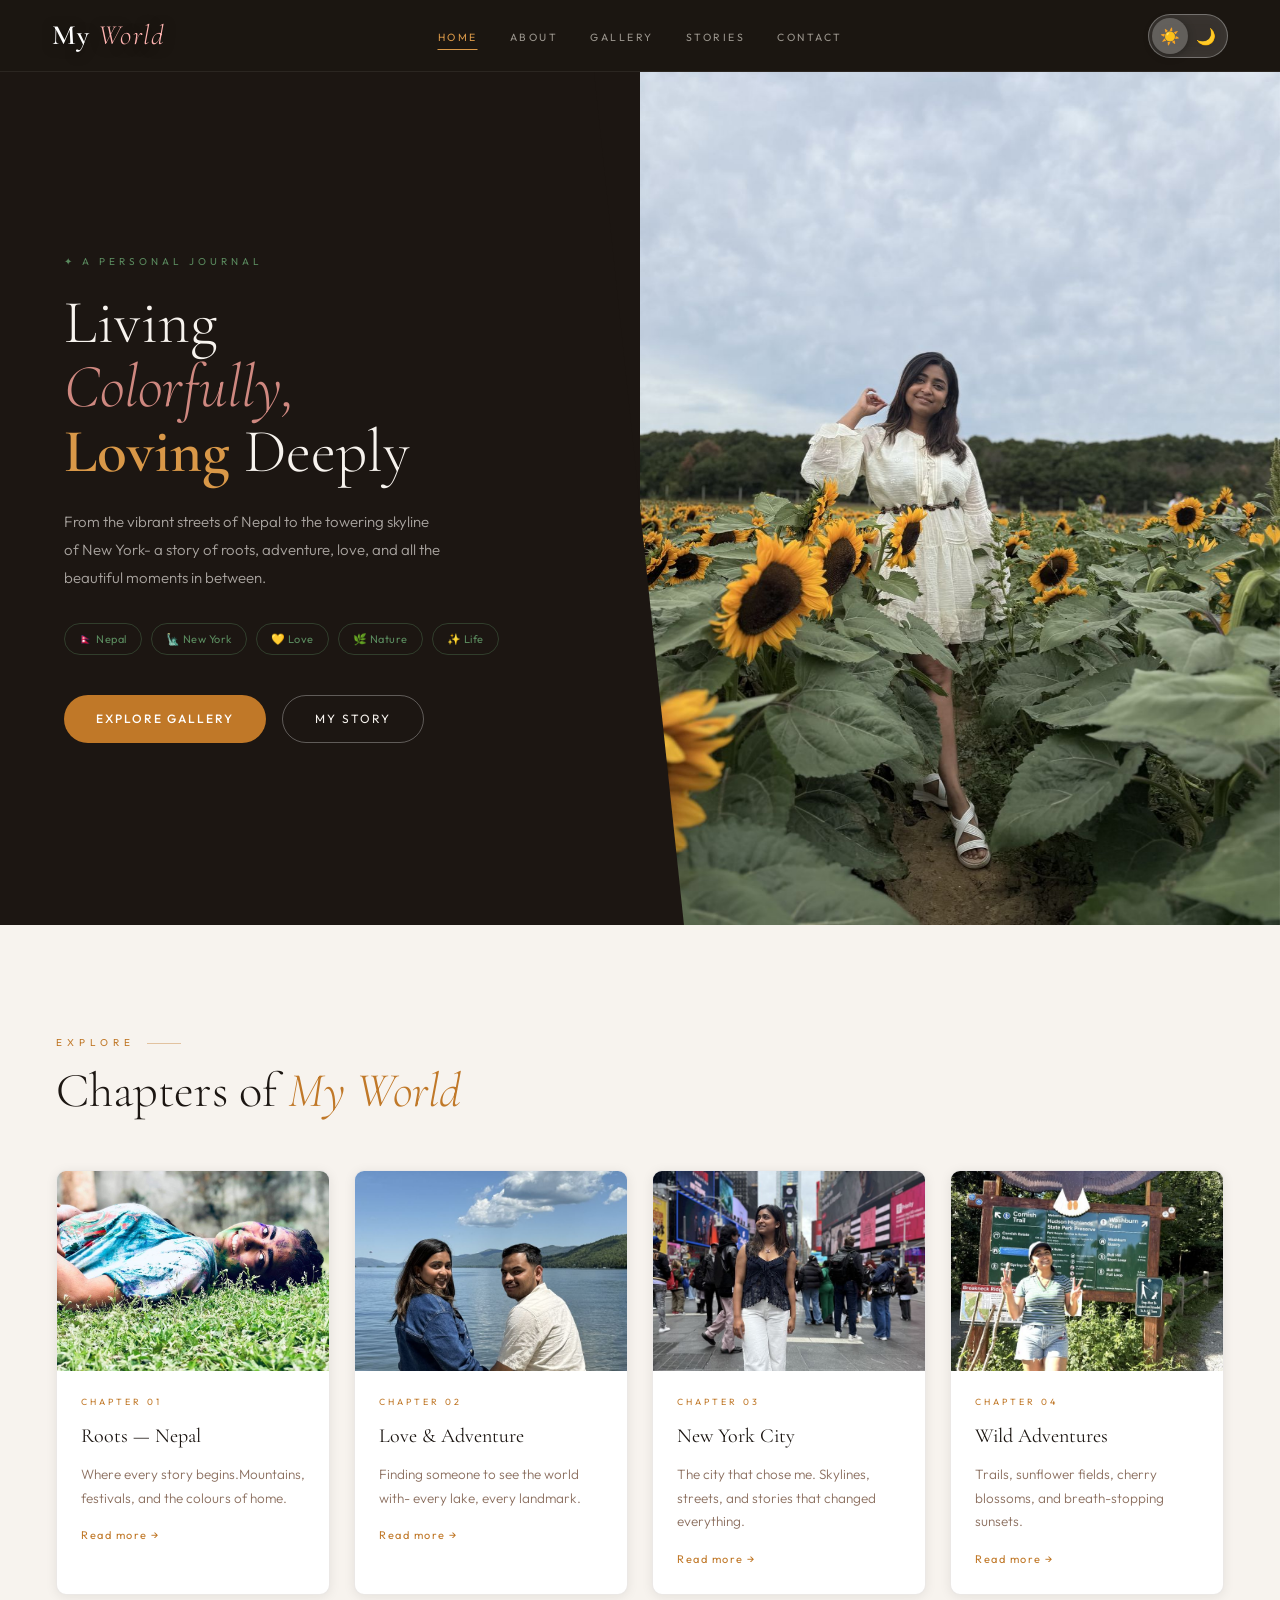
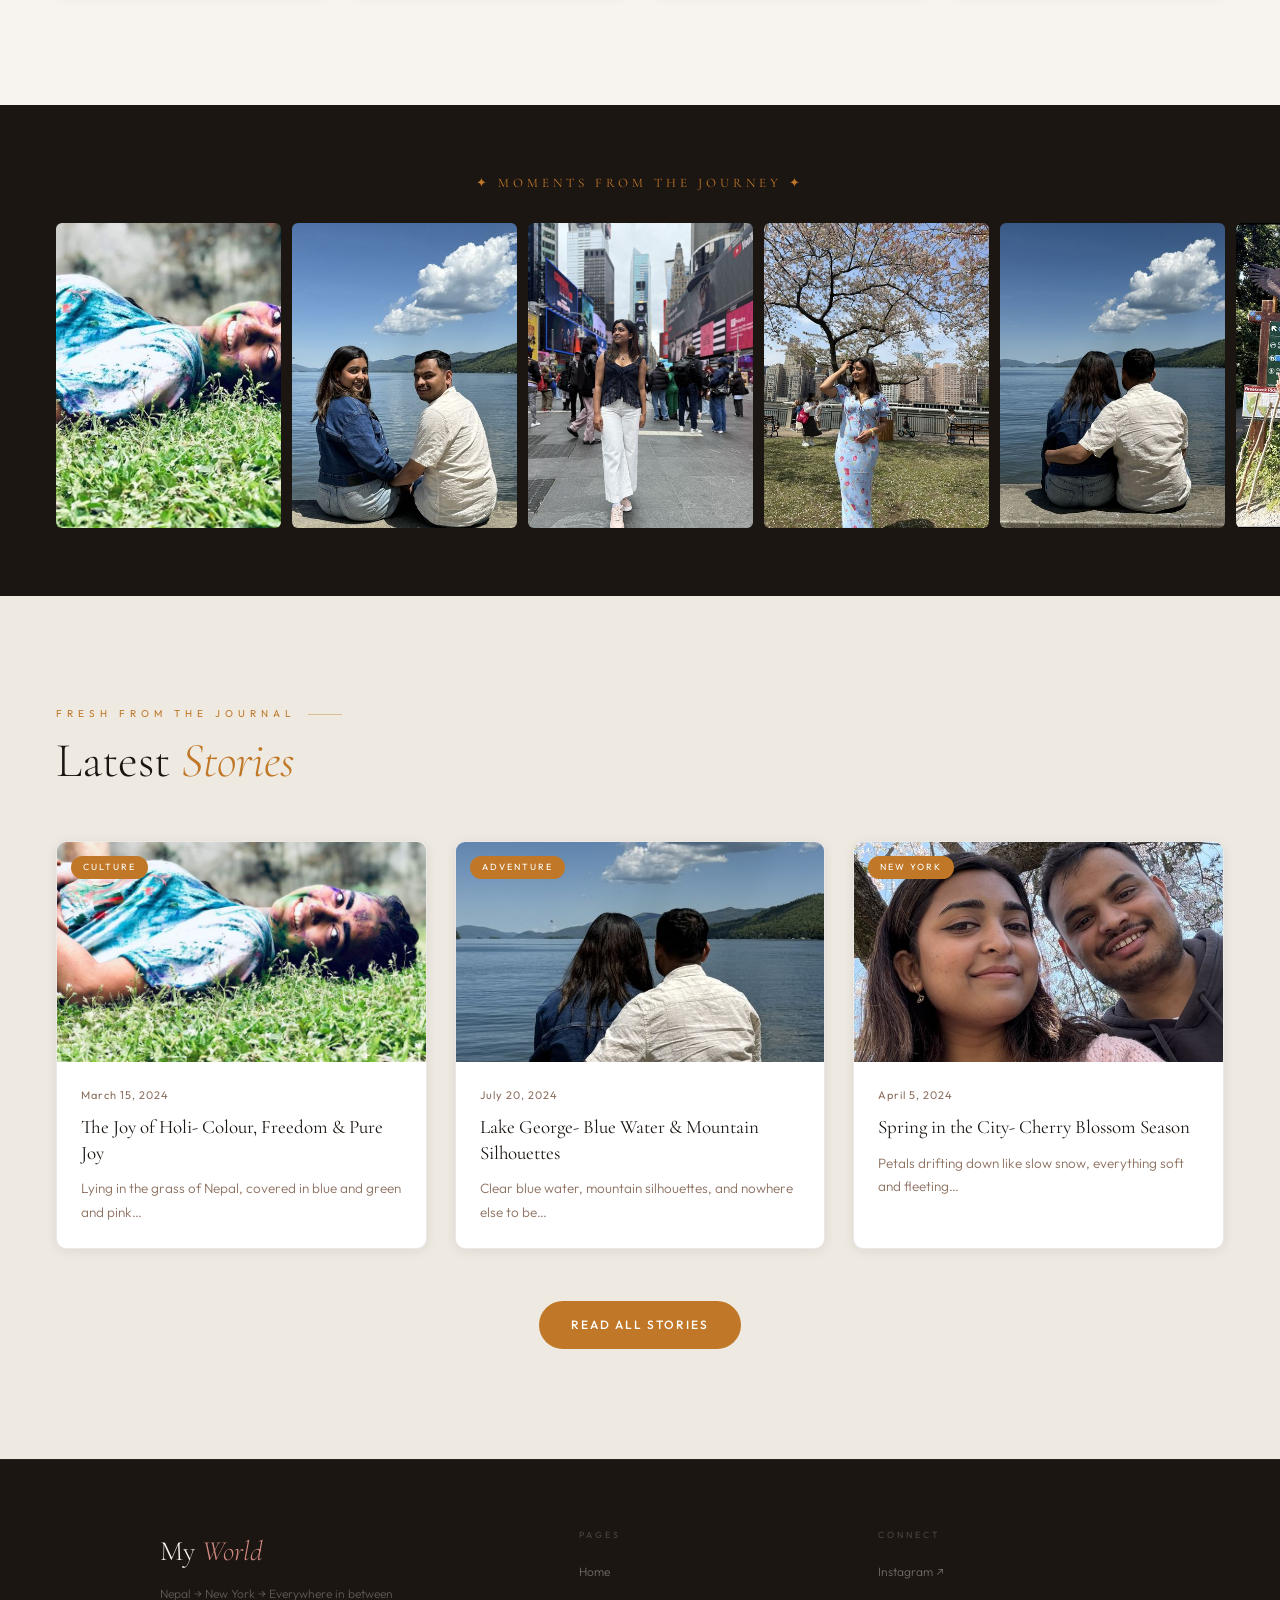
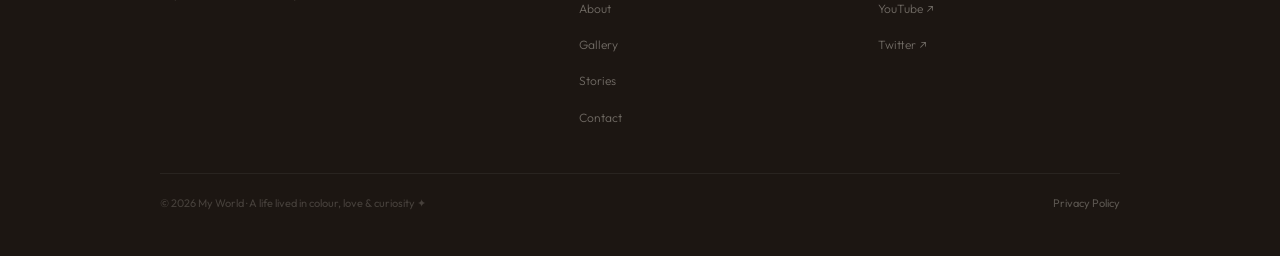
<file: index.html>
<!DOCTYPE html>
<html lang="en" data-theme="light">
<head>
  <meta charset="UTF-8" />
  <meta name="viewport" content="width=device-width, initial-scale=1.0" />
  <title>My World — Nepal to New York | A Personal Vlog</title>
  <meta name="description" content="A personal vlog journey from Nepal to New York City. Stories of roots, love, adventure, nature, and culture." />
  <meta name="keywords" content="Nepal, New York, vlog, travel, culture, adventure, personal blog" />
  <meta name="author" content="My World" />
  <meta http-equiv="X-Content-Type-Options" content="nosniff" />
  <meta http-equiv="Referrer-Policy" content="strict-origin-when-cross-origin" />
  <meta property="og:title" content="My World — Nepal to New York" />
  <meta property="og:description" content="A life lived in colour, love and curiosity." />
  <meta property="og:type" content="website" />
  <link rel="preconnect" href="https://fonts.googleapis.com" />
  <link rel="preconnect" href="https://fonts.gstatic.com" crossorigin />
  <link href="https://fonts.googleapis.com/css2?family=Cormorant+Garamond:ital,wght@0,300;0,400;0,600;1,300;1,400&family=Outfit:wght@300;400;500;600&display=swap" rel="stylesheet" />
  <link rel="stylesheet" href="css/main.css" />
  <link rel="stylesheet" href="css/home.css" />
  <link rel="icon" href="data:image/svg+xml,<svg xmlns='http://www.w3.org/2000/svg' viewBox='0 0 32 32'><text y='26' font-size='26'>✦</text></svg>" />
</head>
<body>

<a href="#main" class="skip-link">Skip to main content</a>

<!-- NAVBAR -->
<nav id="navbar" role="navigation" aria-label="Main navigation">
  <a href="index.html" class="nav-logo">My <span>World</span></a>
  <div class="nav-mid">
    <ul class="nav-links" role="list">
      <li><a href="index.html" class="active" aria-current="page">Home</a></li>
      <li><a href="pages/about.html">About</a></li>
      <li><a href="pages/gallery.html">Gallery</a></li>
      <li><a href="pages/blog.html">Stories</a></li>
      <li><a href="pages/contact.html">Contact</a></li>
    </ul>
  </div>
  <div class="nav-right">
    <div class="theme-toggle" role="group" aria-label="Choose color theme">
      <button class="theme-btn" id="btnLight" aria-label="Light mode" title="Light mode">☀️</button>
      <button class="theme-btn active" id="btnDark" aria-label="Dark mode" title="Dark mode">🌙</button>
    </div>
    <button class="burger" id="burgerBtn" aria-label="Open menu" aria-expanded="false" aria-controls="mobileMenu">
      <span></span><span></span><span></span>
    </button>
  </div>
</nav>

<!-- MOBILE MENU -->
<div id="mobileMenu" class="drawer" hidden role="dialog" aria-modal="true" aria-label="Mobile navigation">
  <a href="index.html">Home</a>
  <a href="pages/about.html">About</a>
  <a href="pages/gallery.html">Gallery</a>
  <a href="pages/blog.html">Stories</a>
  <a href="pages/contact.html">Contact</a>
</div>

<main id="main">

  <!-- HERO -->
  <section class="hero" aria-labelledby="hero-heading">
    <div class="hero-content">
      <p class="eyebrow">✦ A Personal Journal</p>
      <h1 id="hero-heading" class="hero-h1">
        Living<br><em>Colorfully,</em><br><strong>Loving</strong> Deeply
      </h1>
      <p class="hero-sub">
        From the vibrant streets of Nepal to the towering skyline of New York-
        a story of roots, adventure, love, and all the beautiful moments in between.
      </p>
      <div class="hero-tags">
        <span class="tag">🇳🇵 Nepal</span>
        <span class="tag">🗽 New York</span>
        <span class="tag">💛 Love</span>
        <span class="tag">🌿 Nature</span>
        <span class="tag">✨ Life</span>
      </div>
      <div class="hero-cta">
        <a href="pages/gallery.html" class="btn-primary">Explore Gallery</a>
        <a href="pages/about.html" class="btn-secondary">My Story</a>
      </div>
    </div>
    <div class="hero-image">
      <!-- Put your hero photo in /images/hero.jpg -->
      <img src="images/hero.jpg"
           alt="Standing in a golden sunflower field in a white dress"
           loading="eager" fetchpriority="high" width="800" height="1000"
           onerror="this.parentElement.classList.add('img-fallback');this.remove();" />
    </div>
  </section>

  <!-- CHAPTERS -->
  <section class="chapters" aria-labelledby="chapters-heading">
    <div class="section-header reveal">
      <p class="lbl">Explore</p>
      <h2 id="chapters-heading" class="sec-h">Chapters of <em>My World</em></h2>
    </div>
    <div class="chapters-grid">

      <article class="chapter-card reveal">
        <div class="card-img">
          <img src="images/chapter-roots.jpg" alt="Holi festival Nepal" loading="lazy" width="600" height="400" onerror="this.remove()" />
        </div>
        <div class="card-body">
          <span class="card-tag">Chapter 01</span>
          <h3>Roots — Nepal</h3>
          <p>Where every story begins.Mountains, festivals, and the colours of home.</p>
          <a href="pages/blog.html#roots" class="card-link">Read more →</a>
        </div>
      </article>

      <article class="chapter-card reveal d1">
        <div class="card-img">
          <img src="images/chapter-love.jpg" alt="Couple at Lake George" loading="lazy" width="600" height="400" onerror="this.remove()" />
        </div>
        <div class="card-body">
          <span class="card-tag">Chapter 02</span>
          <h3>Love &amp; Adventure</h3>
          <p>Finding someone to see the world with- every lake, every landmark.</p>
          <a href="pages/blog.html#love" class="card-link">Read more →</a>
        </div>
      </article>

      <article class="chapter-card reveal d2">
        <div class="card-img">
          <img src="images/chapter-nyc.jpg" alt="Times Square New York" loading="lazy" width="600" height="400" onerror="this.remove()" />
        </div>
        <div class="card-body">
          <span class="card-tag">Chapter 03</span>
          <h3>New York City</h3>
          <p>The city that chose me. Skylines, streets, and stories that changed everything.</p>
          <a href="pages/blog.html#nyc" class="card-link">Read more →</a>
        </div>
      </article>

      <article class="chapter-card reveal d3">
        <div class="card-img">
          <img src="images/chapter-nature.jpg" alt="Hudson Highlands hiking" loading="lazy" width="600" height="400" onerror="this.remove()" />
        </div>
        <div class="card-body">
          <span class="card-tag">Chapter 04</span>
          <h3>Wild Adventures</h3>
          <p>Trails, sunflower fields, cherry blossoms, and breath-stopping sunsets.</p>
          <a href="pages/blog.html#nature" class="card-link">Read more →</a>
        </div>
      </article>

    </div>
  </section>

  <!-- PHOTO STRIP -->
  <section class="strip" aria-label="Photo highlights from the journey">
    <p class="strip-ttl">✦ Moments from the journey ✦</p>
    <div class="strip-inner" role="list" tabindex="0" aria-label="Scroll to see more photos">
      <!-- Add your photos here — all go in /images/ folder -->
      <div class="strip-item" role="listitem"><img src="images/strip-1.jpg" alt="Holi Nepal" loading="lazy" width="225" height="305" /></div>
      <div class="strip-item" role="listitem"><img src="images/strip-2.jpg" alt="Lake George" loading="lazy" width="225" height="305" /></div>
      <div class="strip-item" role="listitem"><img src="images/strip-3.jpg" alt="Times Square" loading="lazy" width="225" height="305" /></div>
      <div class="strip-item" role="listitem"><img src="images/strip-4.jpg" alt="Sunflower fields" loading="lazy" width="225" height="305" /></div>
      <div class="strip-item" role="listitem"><img src="images/strip-5.jpg" alt="Cherry blossoms" loading="lazy" width="225" height="305" /></div>
      <div class="strip-item" role="listitem"><img src="images/strip-6.jpg" alt="DUMBO Brooklyn" loading="lazy" width="225" height="305" /></div>
      <div class="strip-item" role="listitem"><img src="images/strip-7.jpg" alt="Nepal garden" loading="lazy" width="225" height="305" /></div>
      <div class="strip-item" role="listitem"><img src="images/strip-8.jpg" alt="Beach day" loading="lazy" width="225" height="305" /></div>
    </div>
  </section>

  <!-- LATEST STORIES -->
  <section class="latest" aria-labelledby="latest-heading">
    <div class="section-header reveal">
      <p class="lbl">Fresh from the journal</p>
      <h2 id="latest-heading" class="sec-h">Latest <em>Stories</em></h2>
    </div>
    <div class="stories-grid">

      <article class="story-card reveal">
        <div class="story-img">
          <img src="images/story-1.jpg" alt="Holi colours Nepal" loading="lazy" width="600" height="350" onerror="this.remove()" />
          <span class="story-category">Culture</span>
        </div>
        <div class="story-body">
          <time class="story-date" datetime="2024-03-15">March 15, 2024</time>
          <h3><a href="pages/blog.html#holi">The Joy of Holi- Colour, Freedom &amp; Pure Joy</a></h3>
          <p>Lying in the grass of Nepal, covered in blue and green and pink…</p>
        </div>
      </article>

      <article class="story-card reveal d1">
        <div class="story-img">
          <img src="images/story-2.jpg" alt="Lake George summer" loading="lazy" width="600" height="350" onerror="this.remove()" />
          <span class="story-category">Adventure</span>
        </div>
        <div class="story-body">
          <time class="story-date" datetime="2024-07-20">July 20, 2024</time>
          <h3><a href="pages/blog.html#lake-george">Lake George- Blue Water &amp; Mountain Silhouettes</a></h3>
          <p>Clear blue water, mountain silhouettes, and nowhere else to be…</p>
        </div>
      </article>

      <article class="story-card reveal d2">
        <div class="story-img">
          <img src="images/story-3.jpg" alt="Cherry blossoms New York" loading="lazy" width="600" height="350" onerror="this.remove()" />
          <span class="story-category">New York</span>
        </div>
        <div class="story-body">
          <time class="story-date" datetime="2024-04-05">April 5, 2024</time>
          <h3><a href="pages/blog.html#cherry">Spring in the City- Cherry Blossom Season</a></h3>
          <p>Petals drifting down like slow snow, everything soft and fleeting…</p>
        </div>
      </article>

    </div>
    <div class="section-cta">
      <a href="pages/blog.html" class="btn-primary">Read All Stories</a>
    </div>
  </section>

</main>

<!-- FOOTER -->
<footer role="contentinfo">
  <div class="footer-inner">
    <div class="footer-brand">
      <a href="index.html" class="footer-logo">My <em>World</em></a>
      <p>Nepal → New York → Everywhere in between</p>
    </div>
    <nav class="footer-nav" aria-label="Footer navigation">
      <p class="footer-nav-title">Pages</p>
      <ul>
        <li><a href="index.html">Home</a></li>
        <li><a href="pages/about.html">About</a></li>
        <li><a href="pages/gallery.html">Gallery</a></li>
        <li><a href="pages/blog.html">Stories</a></li>
        <li><a href="pages/contact.html">Contact</a></li>
      </ul>
    </nav>
    <nav class="footer-social" aria-label="Social media">
      <p class="footer-nav-title">Connect</p>
      <ul>
        <li><a href="#" target="_blank" rel="noopener noreferrer">Instagram ↗</a></li>
        <li><a href="#" target="_blank" rel="noopener noreferrer">YouTube ↗</a></li>
        <li><a href="#" target="_blank" rel="noopener noreferrer">Twitter ↗</a></li>
      </ul>
    </nav>
  </div>
  <div class="footer-bottom">
    <p>© <span id="year"></span> My World · A life lived in colour, love &amp; curiosity ✦</p>
    <a href="pages/privacy.html">Privacy Policy</a>
  </div>
</footer>

<!-- JS at bottom of body — loads after HTML is rendered -->
<script src="js/main.js"></script>

</body>
</html>
</file>
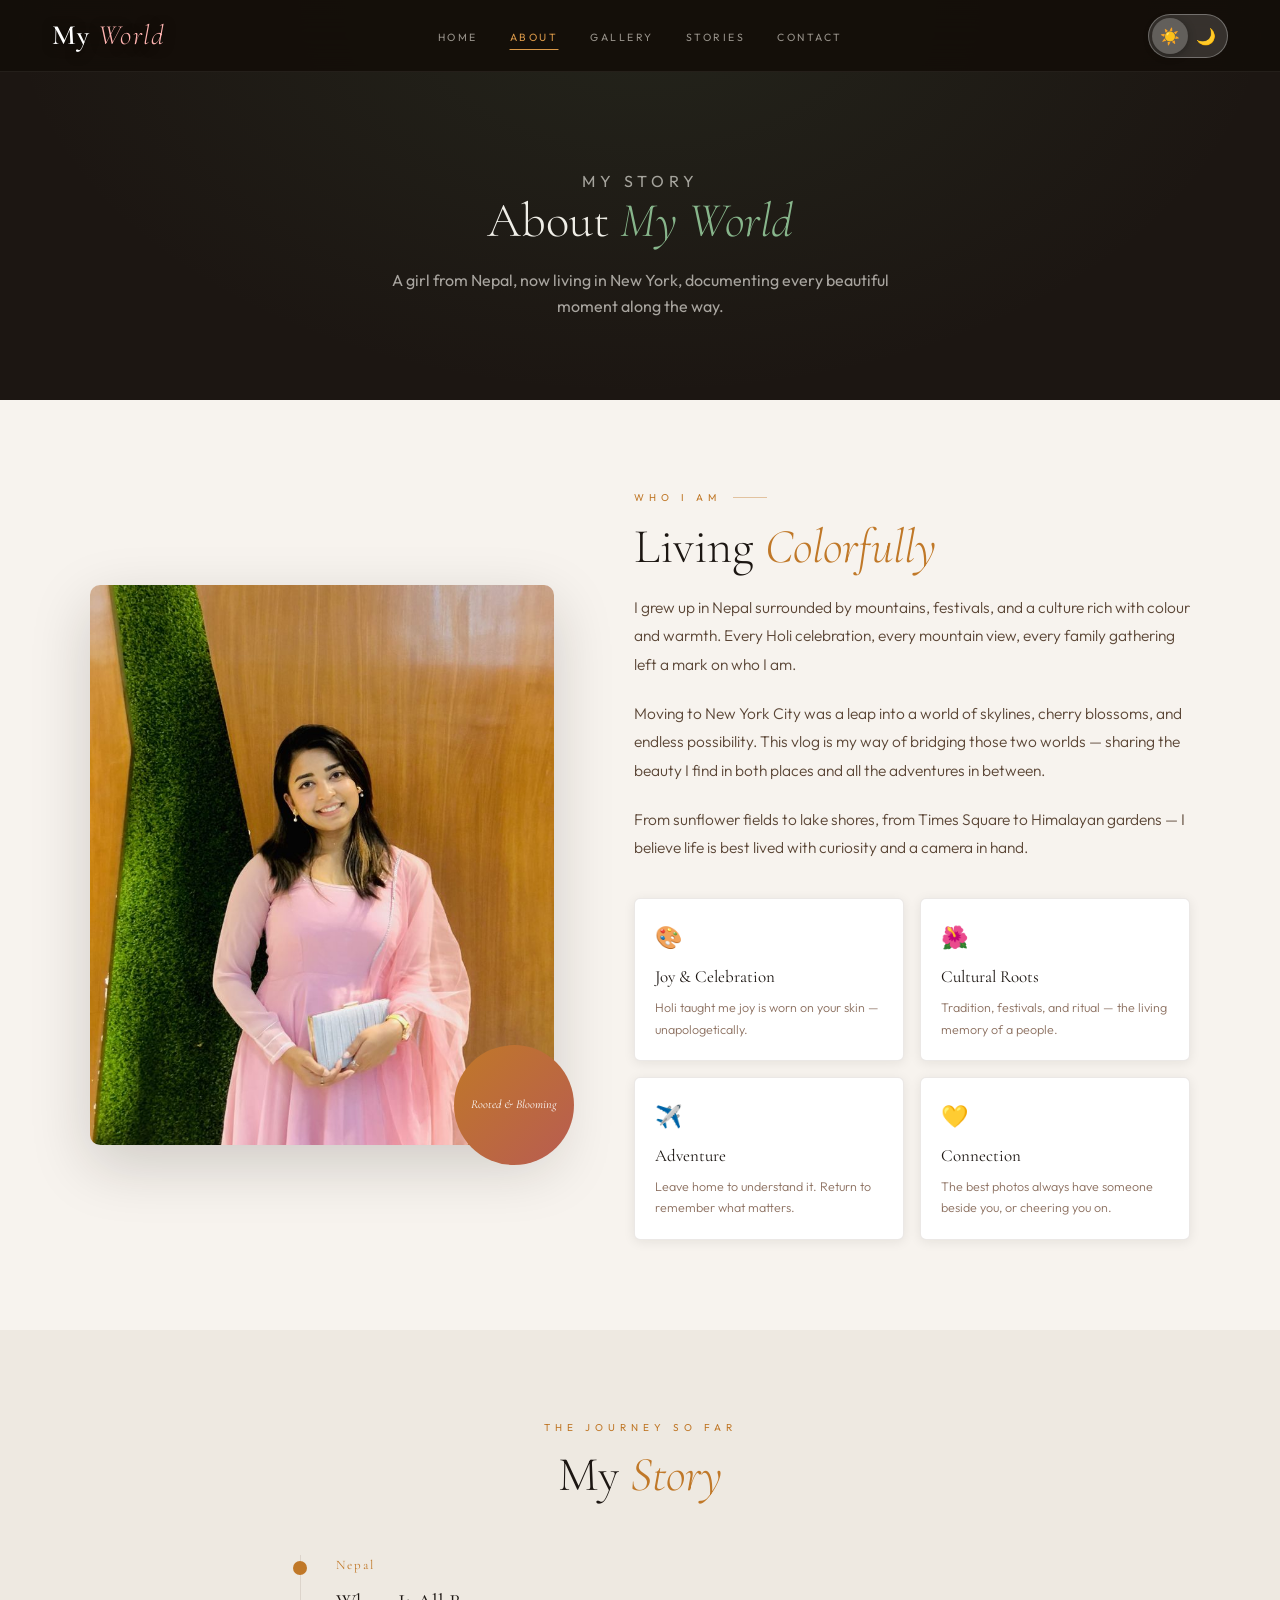
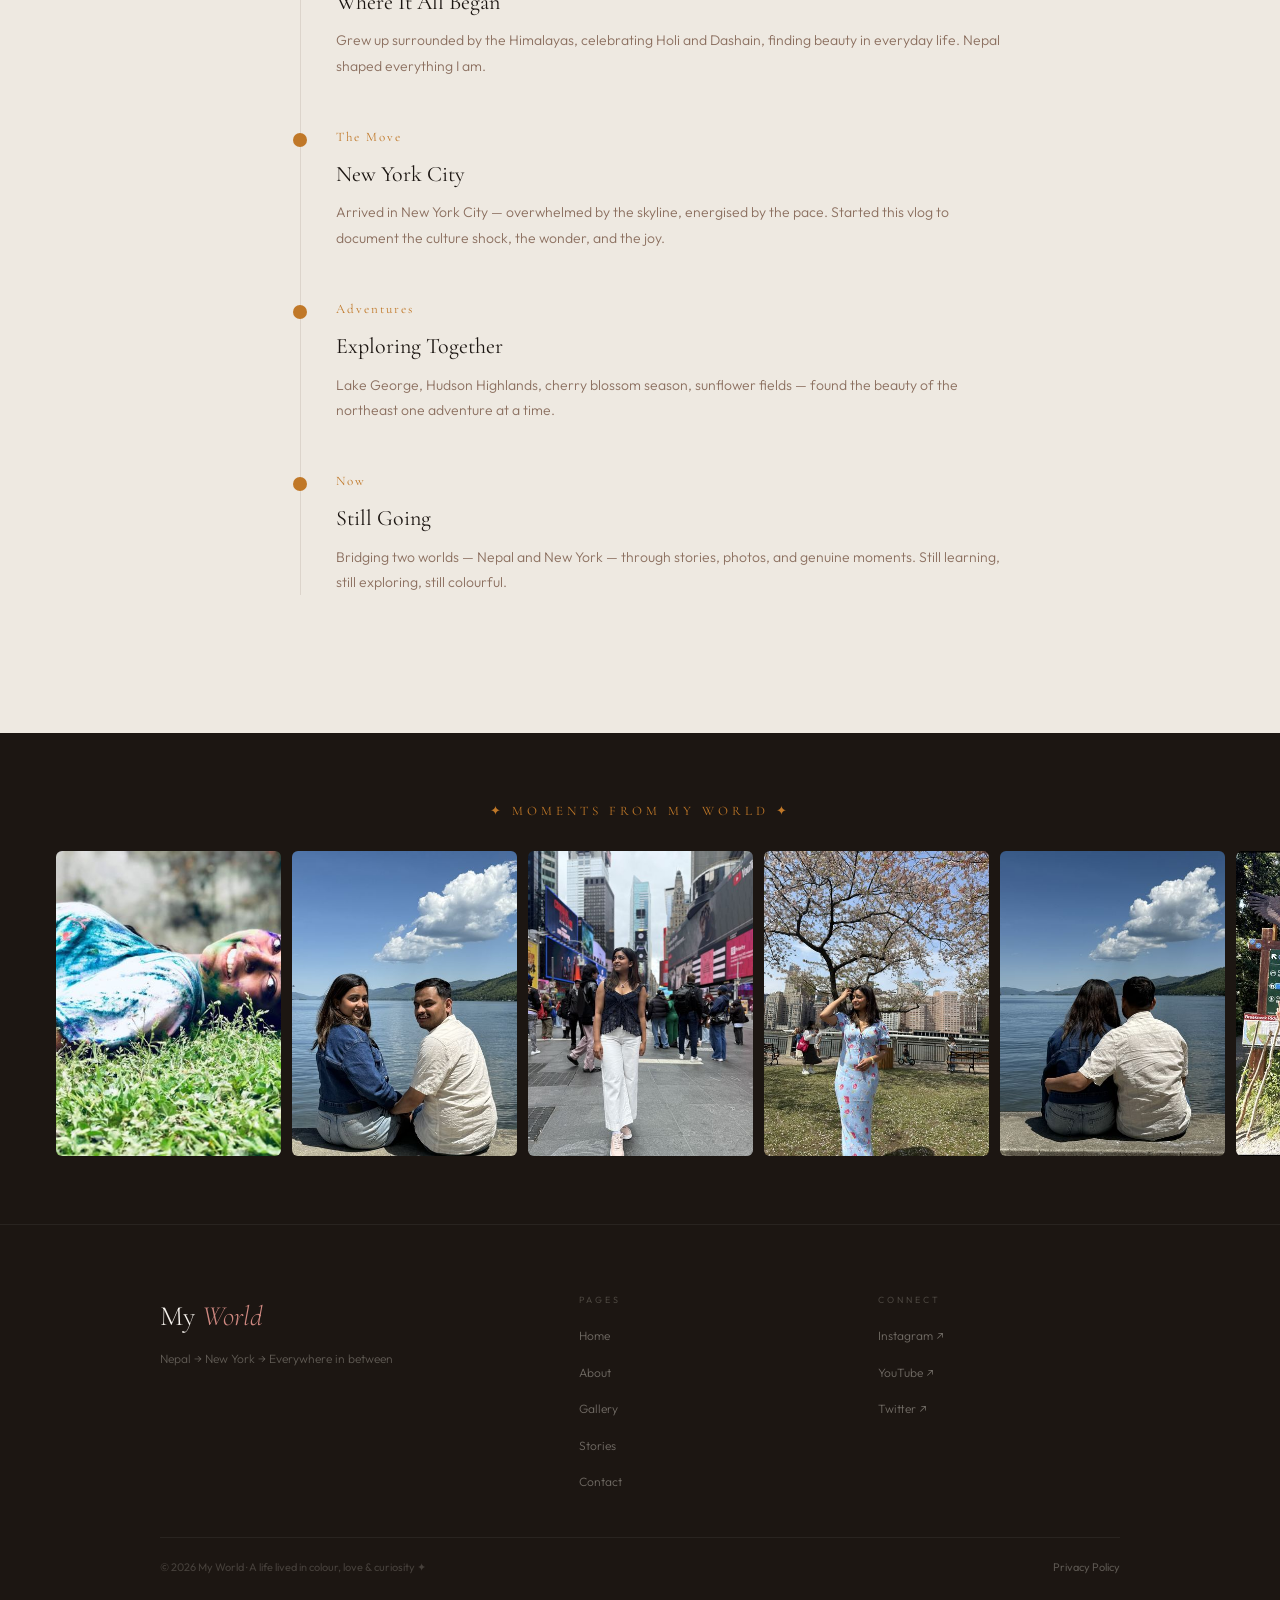
<file: pages/about.html>
<!DOCTYPE html>
<html lang="en" data-theme="light">
<head>
  <meta charset="UTF-8" />
  <meta name="viewport" content="width=device-width, initial-scale=1.0" />
  <title>About — My World Vlog | Nepal to New York</title>
  <meta name="description" content="Learn about My World — a personal journey from Nepal to New York City, sharing stories of culture, love, adventure and life." />
  <meta http-equiv="X-Content-Type-Options" content="nosniff" />
  <meta http-equiv="Referrer-Policy" content="strict-origin-when-cross-origin" />
  <link rel="preconnect" href="https://fonts.googleapis.com" />
  <link rel="preconnect" href="https://fonts.gstatic.com" crossorigin />
  <link href="https://fonts.googleapis.com/css2?family=Cormorant+Garamond:ital,wght@0,300;0,400;0,600;1,300;1,400&family=Outfit:wght@300;400;500;600&display=swap" rel="stylesheet" />
  <link rel="stylesheet" href="../css/main.css" />
  <link rel="stylesheet" href="../css/pages.css" />
  <link rel="icon" href="data:image/svg+xml,<svg xmlns='http://www.w3.org/2000/svg' viewBox='0 0 32 32'><text y='26' font-size='26'>✦</text></svg>" />
</head>
<body>

<a href="#main" class="skip-link">Skip to main content</a>

<nav id="navbar" role="navigation" aria-label="Main navigation">
  <a href="../index.html" class="nav-logo">My <span>World</span></a>
  <div class="nav-mid">
    <ul class="nav-links" role="list">
      <li><a href="../index.html">Home</a></li>
      <li><a href="about.html" class="active" aria-current="page">About</a></li>
      <li><a href="gallery.html">Gallery</a></li>
      <li><a href="blog.html">Stories</a></li>
      <li><a href="contact.html">Contact</a></li>
    </ul>
  </div>
  <div class="nav-right">
    <div class="theme-toggle" role="group" aria-label="Choose color theme">
      <button class="theme-btn" id="btnLight" aria-label="Light mode" title="Light mode">☀️</button>
      <button class="theme-btn active" id="btnDark" aria-label="Dark mode" title="Dark mode">🌙</button>
    </div>
    <button class="burger" id="burgerBtn" aria-label="Open menu" aria-expanded="false" aria-controls="mobileMenu">
      <span></span><span></span><span></span>
    </button>
  </div>
</nav>
<div id="mobileMenu" class="drawer" hidden role="dialog" aria-label="Mobile navigation">
  <a href="../index.html">Home</a>
  <a href="about.html">About</a>
  <a href="gallery.html">Gallery</a>
  <a href="blog.html">Stories</a>
  <a href="contact.html">Contact</a>
</div>

<main id="main">

  <header class="page-header">
    <p class="lbl">My story</p>
    <h1 class="sec-h">About <em>My World</em></h1>
    <p>A girl from Nepal, now living in New York, documenting every beautiful moment along the way.</p>
  </header>

  <!-- ABOUT INTRO -->
  <section class="about-section" aria-labelledby="about-heading">
    <div class="about-grid">
      <div class="about-image-wrap reveal">
        <!-- Replace with your own photo -->
        <img src="../images/about-main.jpg"
             alt="Portrait photo"
             width="600" height="700"
             loading="lazy"
             onerror="this.parentElement.style.background='linear-gradient(135deg,#2d5a30,#1a3a1c)';this.remove()" />
        <div class="about-badge" aria-hidden="true">Rooted &amp; Blooming</div>
      </div>
      <div class="about-text">
        <p class="lbl">Who I am</p>
        <h2 id="about-heading" class="sec-h reveal">Living <em>Colorfully</em></h2>
        <!--
          PERSONALISE THIS:
          Replace the text below with your own story.
        -->
        <p class="sec-p reveal">
          I grew up in Nepal surrounded by mountains, festivals, and a culture rich with colour and warmth.
          Every Holi celebration, every mountain view, every family gathering left a mark on who I am.
        </p>
        <p class="sec-p reveal d1">
          Moving to New York City was a leap into a world of skylines, cherry blossoms, and endless possibility.
          This vlog is my way of bridging those two worlds — sharing the beauty I find in both places and
          all the adventures in between.
        </p>
        <p class="sec-p reveal d2">
          From sunflower fields to lake shores, from Times Square to Himalayan gardens —
          I believe life is best lived with curiosity and a camera in hand.
        </p>

        <div class="about-values reveal d3">
          <div class="val-item">
            <span class="val-icon" aria-hidden="true">🎨</span>
            <div class="val-title">Joy &amp; Celebration</div>
            <p class="val-desc">Holi taught me joy is worn on your skin — unapologetically.</p>
          </div>
          <div class="val-item">
            <span class="val-icon" aria-hidden="true">🌺</span>
            <div class="val-title">Cultural Roots</div>
            <p class="val-desc">Tradition, festivals, and ritual — the living memory of a people.</p>
          </div>
          <div class="val-item">
            <span class="val-icon" aria-hidden="true">✈️</span>
            <div class="val-title">Adventure</div>
            <p class="val-desc">Leave home to understand it. Return to remember what matters.</p>
          </div>
          <div class="val-item">
            <span class="val-icon" aria-hidden="true">💛</span>
            <div class="val-title">Connection</div>
            <p class="val-desc">The best photos always have someone beside you, or cheering you on.</p>
          </div>
        </div>

      </div>
    </div>
  </section>

  <!-- TIMELINE -->
  <section class="timeline-section" aria-labelledby="timeline-heading">
    <div class="section-header">
      <p class="lbl">The journey so far</p>
      <h2 id="timeline-heading" class="sec-h">My <em>Story</em></h2>
    </div>

    <div class="timeline" role="list">

      <div class="timeline-item reveal" role="listitem">
        <div class="timeline-dot" aria-hidden="true"></div>
        <div>
          <span class="timeline-year">Nepal</span>
          <h3 class="timeline-title">Where It All Began</h3>
          <p class="timeline-desc">Grew up surrounded by the Himalayas, celebrating Holi and Dashain, finding beauty in everyday life. Nepal shaped everything I am.</p>
        </div>
      </div>

      <div class="timeline-item reveal d1" role="listitem">
        <div class="timeline-dot" aria-hidden="true"></div>
        <div>
          <span class="timeline-year">The Move</span>
          <h3 class="timeline-title">New York City</h3>
          <p class="timeline-desc">Arrived in New York City — overwhelmed by the skyline, energised by the pace. Started this vlog to document the culture shock, the wonder, and the joy.</p>
        </div>
      </div>

      <div class="timeline-item reveal d2" role="listitem">
        <div class="timeline-dot" aria-hidden="true"></div>
        <div>
          <span class="timeline-year">Adventures</span>
          <h3 class="timeline-title">Exploring Together</h3>
          <p class="timeline-desc">Lake George, Hudson Highlands, cherry blossom season, sunflower fields — found the beauty of the northeast one adventure at a time.</p>
        </div>
      </div>

      <div class="timeline-item reveal d3" role="listitem">
        <div class="timeline-dot" aria-hidden="true"></div>
        <div>
          <span class="timeline-year">Now</span>
          <h3 class="timeline-title">Still Going</h3>
          <p class="timeline-desc">Bridging two worlds — Nepal and New York — through stories, photos, and genuine moments. Still learning, still exploring, still colourful.</p>
        </div>
      </div>

    </div>
  </section>

  <!-- STRIP -->
  <section class="strip" aria-label="Photo highlights">
    <p class="strip-ttl">✦ Moments from my world ✦</p>
    <div class="strip-inner" role="list" tabindex="0">
      <div class="strip-item" role="listitem"><img src="../images/strip-1.jpg" alt="Holi Nepal" loading="lazy" width="225" height="305" /></div>
      <div class="strip-item" role="listitem"><img src="../images/strip-2.jpg" alt="Lake George" loading="lazy" width="225" height="305" /></div>
      <div class="strip-item" role="listitem"><img src="../images/strip-3.jpg" alt="Times Square" loading="lazy" width="225" height="305" /></div>
      <div class="strip-item" role="listitem"><img src="../images/strip-4.jpg" alt="Sunflower fields" loading="lazy" width="225" height="305" /></div>
      <div class="strip-item" role="listitem"><img src="../images/strip-5.jpg" alt="Cherry blossoms" loading="lazy" width="225" height="305" /></div>
      <div class="strip-item" role="listitem"><img src="../images/strip-6.jpg" alt="DUMBO Brooklyn" loading="lazy" width="225" height="305" /></div>
    </div>
  </section>

</main>

<footer role="contentinfo">
  <div class="footer-inner">
    <div class="footer-brand">
      <a href="../index.html" class="footer-logo">My <em>World</em></a>
      <p>Nepal → New York → Everywhere in between</p>
    </div>
    <nav class="footer-nav" aria-label="Footer navigation">
      <p class="footer-nav-title">Pages</p>
      <ul>
        <li><a href="../index.html">Home</a></li>
        <li><a href="about.html">About</a></li>
        <li><a href="gallery.html">Gallery</a></li>
        <li><a href="blog.html">Stories</a></li>
        <li><a href="contact.html">Contact</a></li>
      </ul>
    </nav>
    <nav class="footer-social" aria-label="Social media">
      <p class="footer-nav-title">Connect</p>
      <ul>
        <li><a href="#" target="_blank" rel="noopener noreferrer">Instagram ↗</a></li>
        <li><a href="#" target="_blank" rel="noopener noreferrer">YouTube ↗</a></li>
        <li><a href="#" target="_blank" rel="noopener noreferrer">Twitter ↗</a></li>
      </ul>
    </nav>
  </div>
  <div class="footer-bottom">
    <p>© <span id="year"></span> My World · A life lived in colour, love &amp; curiosity ✦</p>
    <a href="privacy.html">Privacy Policy</a>
  </div>
</footer>

<script src="../js/main.js"></script>
</body>
</html>
</file>
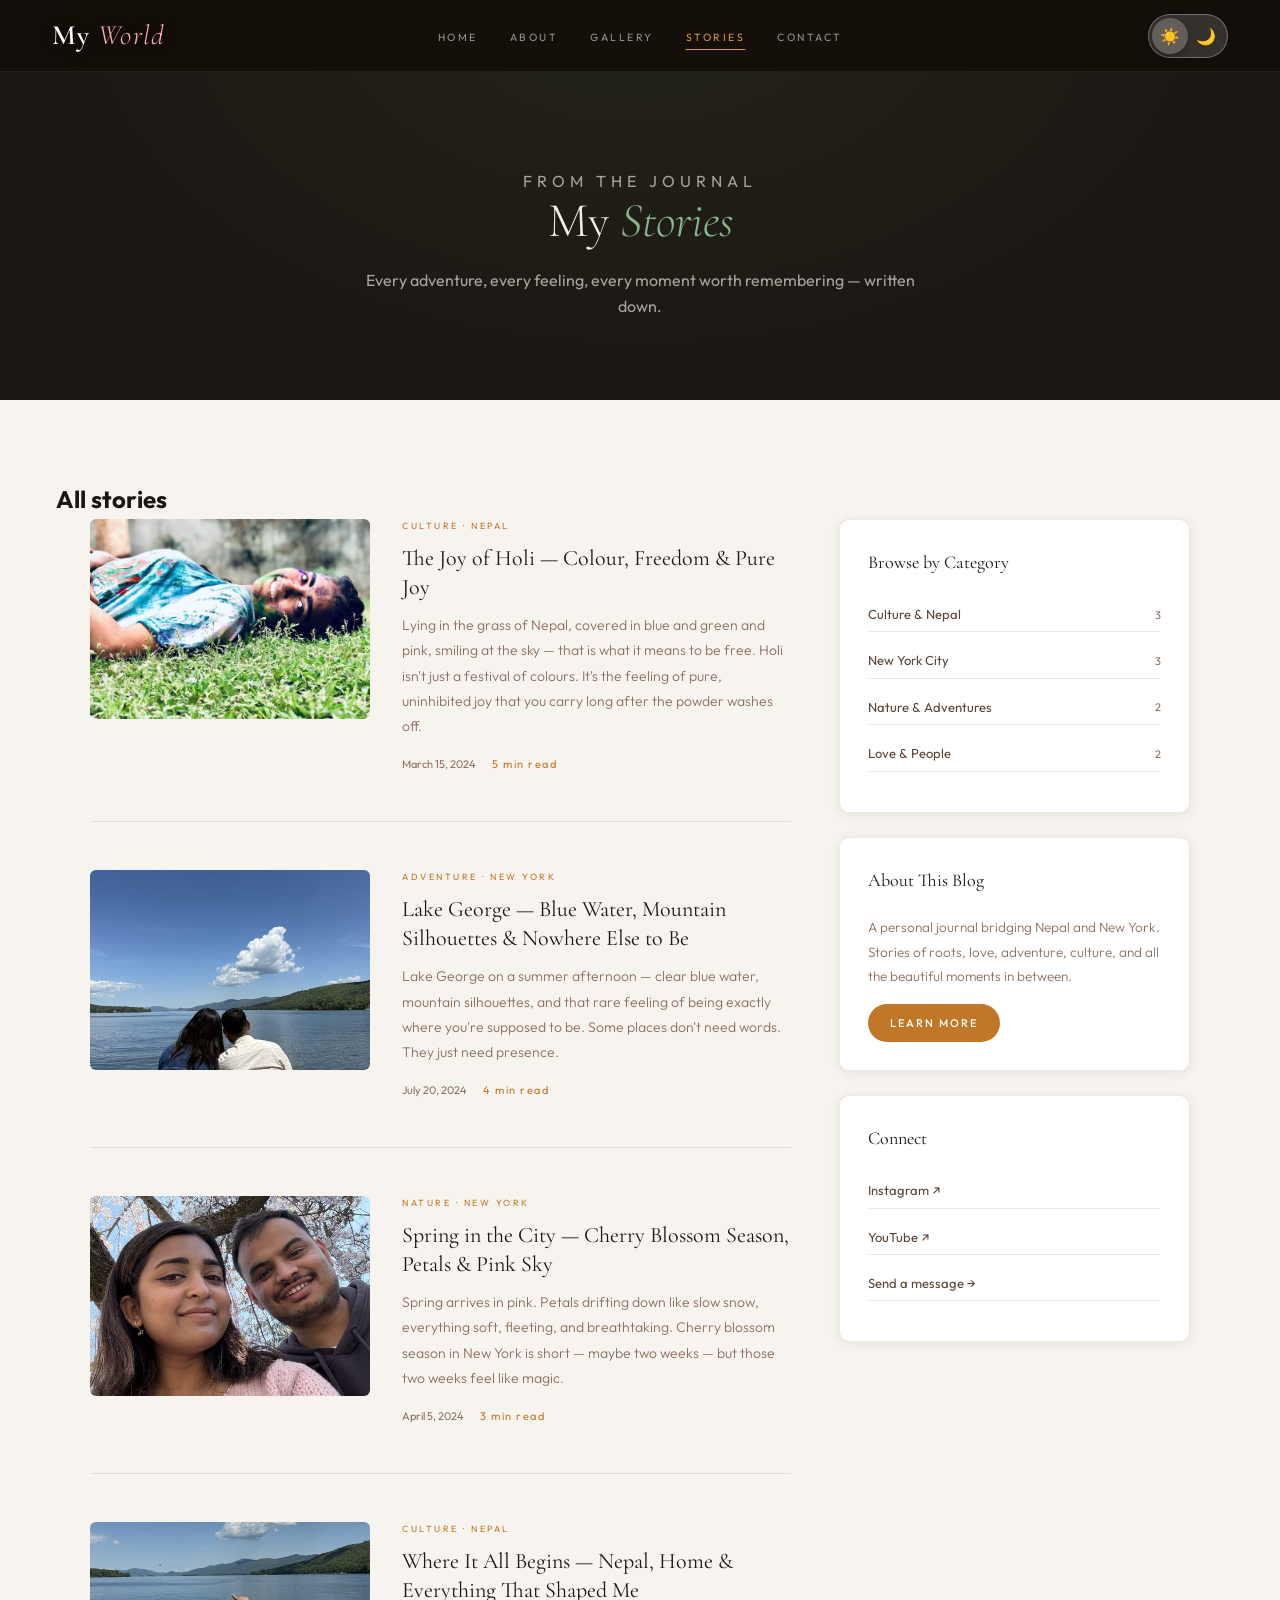
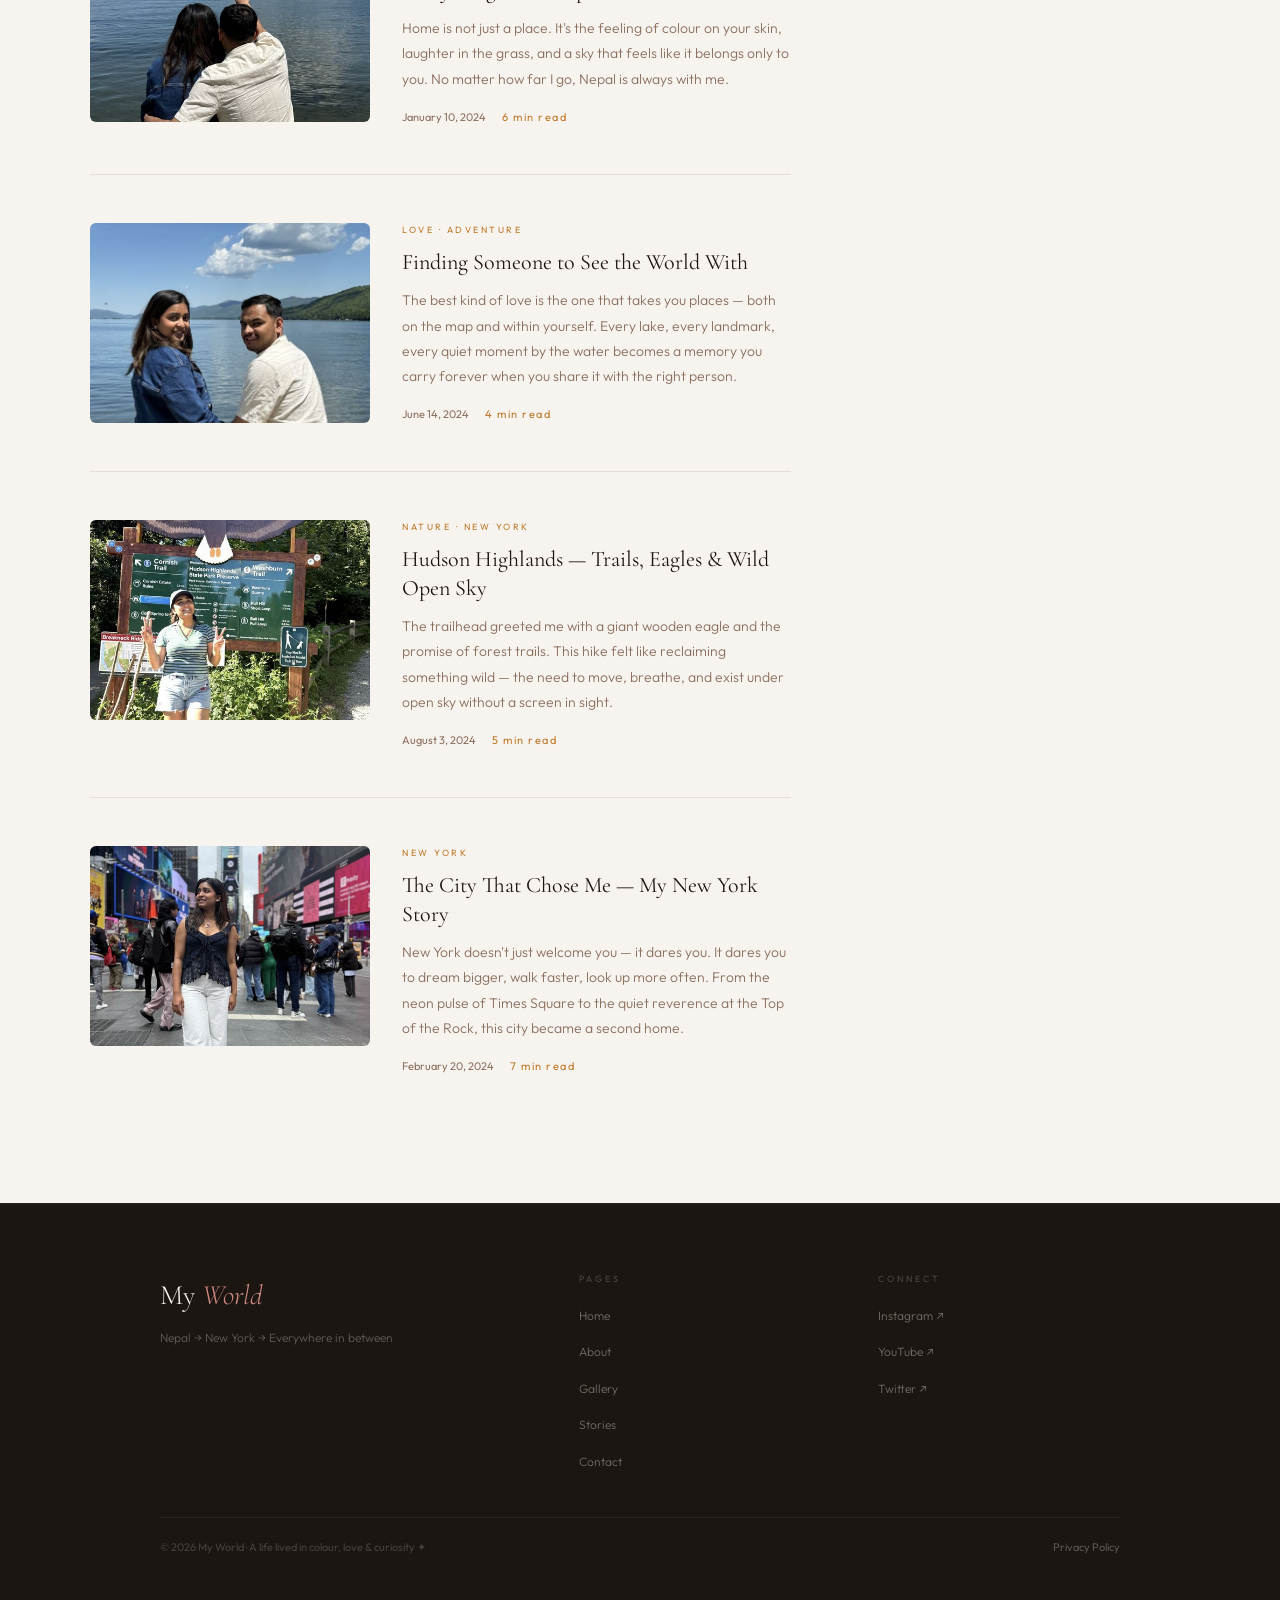
<file: pages/blog.html>
<!DOCTYPE html>
<html lang="en" data-theme="light">
<head>
  <meta charset="UTF-8" />
  <meta name="viewport" content="width=device-width, initial-scale=1.0" />
  <title>Stories — My World Vlog | Nepal to New York</title>
  <meta name="description" content="Personal stories from My World — Holi in Nepal, adventures in New York, love, nature, and everything in between." />
  <meta http-equiv="X-Content-Type-Options" content="nosniff" />
  <meta http-equiv="Referrer-Policy" content="strict-origin-when-cross-origin" />
  <link rel="preconnect" href="https://fonts.googleapis.com" />
  <link rel="preconnect" href="https://fonts.gstatic.com" crossorigin />
  <link href="https://fonts.googleapis.com/css2?family=Cormorant+Garamond:ital,wght@0,300;0,400;0,600;1,300;1,400&family=Outfit:wght@300;400;500;600&display=swap" rel="stylesheet" />
  <link rel="stylesheet" href="../css/main.css" />
  <link rel="stylesheet" href="../css/pages.css" />
  <link rel="icon" href="data:image/svg+xml,<svg xmlns='http://www.w3.org/2000/svg' viewBox='0 0 32 32'><text y='26' font-size='26'>✦</text></svg>" />
</head>
<body>

<a href="#main" class="skip-link">Skip to main content</a>

<!-- NAVBAR -->
<nav id="navbar" role="navigation" aria-label="Main navigation">
  <a href="../index.html" class="nav-logo">My <span>World</span></a>
  <div class="nav-mid">
    <ul class="nav-links" role="list">
      <li><a href="../index.html">Home</a></li>
      <li><a href="about.html">About</a></li>
      <li><a href="gallery.html">Gallery</a></li>
      <li><a href="blog.html" class="active" aria-current="page">Stories</a></li>
      <li><a href="contact.html">Contact</a></li>
    </ul>
  </div>
  <div class="nav-right">
    <div class="theme-toggle" role="group" aria-label="Choose color theme">
      <button class="theme-btn" id="btnLight" aria-label="Light mode" title="Light mode">☀️</button>
      <button class="theme-btn active" id="btnDark" aria-label="Dark mode" title="Dark mode">🌙</button>
    </div>
    <button class="burger" id="burgerBtn" aria-label="Open menu" aria-expanded="false" aria-controls="mobileMenu">
      <span></span><span></span><span></span>
    </button>
  </div>
</nav>
<div id="mobileMenu" class="drawer" hidden role="dialog" aria-label="Mobile navigation">
  <a href="../index.html">Home</a>
  <a href="about.html">About</a>
  <a href="gallery.html">Gallery</a>
  <a href="blog.html">Stories</a>
  <a href="contact.html">Contact</a>
</div>

<main id="main">

  <!-- PAGE HEADER -->
  <header class="page-header">
    <p class="lbl">From the journal</p>
    <h1 class="sec-h">My <em>Stories</em></h1>
    <p>Every adventure, every feeling, every moment worth remembering — written down.</p>
  </header>

  <!-- BLOG CONTENT -->
  <section class="blog-section" aria-labelledby="stories-heading">
    <h2 id="stories-heading" class="sr-only">All stories</h2>

    <div class="blog-grid">

      <!-- ── MAIN POSTS ── -->
      <div class="blog-posts">

        <!-- Post 1: Holi -->
        <article class="blog-post reveal" id="holi">
          <div class="blog-post-img">
            <img src="../images/story-holi.jpg"
                 alt="Lying in the grass covered in Holi colours"
                 loading="lazy" width="280" height="200"
                 onerror="this.remove()" />
          </div>
          <div class="blog-post-body">
            <span class="post-category">Culture · Nepal</span>
            <h3 class="post-title">
              <a href="#holi">The Joy of Holi — Colour, Freedom &amp; Pure Joy</a>
            </h3>
            <p class="post-excerpt">
              Lying in the grass of Nepal, covered in blue and green and pink, smiling at the sky —
              that is what it means to be free. Holi isn't just a festival of colours.
              It's the feeling of pure, uninhibited joy that you carry long after the powder washes off.
            </p>
            <div class="post-meta">
              <time class="post-date" datetime="2024-03-15">March 15, 2024</time>
              <span class="read-more" aria-hidden="true">5 min read</span>
            </div>
          </div>
        </article>

        <!-- Post 2: Lake George -->
        <article class="blog-post reveal d1" id="lake-george">
          <div class="blog-post-img">
            <img src="../images/story-lake.jpg"
                 alt="Couple sitting at Lake George watching the mountains"
                 loading="lazy" width="280" height="200"
                 onerror="this.remove()" />
          </div>
          <div class="blog-post-body">
            <span class="post-category">Adventure · New York</span>
            <h3 class="post-title">
              <a href="#lake-george">Lake George — Blue Water, Mountain Silhouettes &amp; Nowhere Else to Be</a>
            </h3>
            <p class="post-excerpt">
              Lake George on a summer afternoon — clear blue water, mountain silhouettes, and
              that rare feeling of being exactly where you're supposed to be.
              Some places don't need words. They just need presence.
            </p>
            <div class="post-meta">
              <time class="post-date" datetime="2024-07-20">July 20, 2024</time>
              <span class="read-more" aria-hidden="true">4 min read</span>
            </div>
          </div>
        </article>

        <!-- Post 3: Cherry Blossoms -->
        <article class="blog-post reveal d2" id="cherry">
          <div class="blog-post-img">
            <img src="../images/story-cherry.jpg"
                 alt="Cherry blossom tree in bloom with New York skyline"
                 loading="lazy" width="280" height="200"
                 onerror="this.remove()" />
          </div>
          <div class="blog-post-body">
            <span class="post-category">Nature · New York</span>
            <h3 class="post-title">
              <a href="#cherry">Spring in the City — Cherry Blossom Season, Petals &amp; Pink Sky</a>
            </h3>
            <p class="post-excerpt">
              Spring arrives in pink. Petals drifting down like slow snow, everything soft,
              fleeting, and breathtaking. Cherry blossom season in New York is short —
              maybe two weeks — but those two weeks feel like magic.
            </p>
            <div class="post-meta">
              <time class="post-date" datetime="2024-04-05">April 5, 2024</time>
              <span class="read-more" aria-hidden="true">3 min read</span>
            </div>
          </div>
        </article>

        <!-- Post 4: Roots -->
        <article class="blog-post reveal" id="roots">
          <div class="blog-post-img">
            <img src="../images/story-roots.jpg"
                 alt="Nepal mountains and green terraced gardens"
                 loading="lazy" width="280" height="200"
                 onerror="this.remove()" />
          </div>
          <div class="blog-post-body">
            <span class="post-category">Culture · Nepal</span>
            <h3 class="post-title">
              <a href="#roots">Where It All Begins — Nepal, Home &amp; Everything That Shaped Me</a>
            </h3>
            <p class="post-excerpt">
              Home is not just a place. It's the feeling of colour on your skin,
              laughter in the grass, and a sky that feels like it belongs only to you.
              No matter how far I go, Nepal is always with me.
            </p>
            <div class="post-meta">
              <time class="post-date" datetime="2024-01-10">January 10, 2024</time>
              <span class="read-more" aria-hidden="true">6 min read</span>
            </div>
          </div>
        </article>

        <!-- Post 5: Love -->
        <article class="blog-post reveal d1" id="love">
          <div class="blog-post-img">
            <img src="../images/story-love.jpg"
                 alt="Two people looking at the horizon together"
                 loading="lazy" width="280" height="200"
                 onerror="this.remove()" />
          </div>
          <div class="blog-post-body">
            <span class="post-category">Love · Adventure</span>
            <h3 class="post-title">
              <a href="#love">Finding Someone to See the World With</a>
            </h3>
            <p class="post-excerpt">
              The best kind of love is the one that takes you places — both on the map and within yourself.
              Every lake, every landmark, every quiet moment by the water becomes
              a memory you carry forever when you share it with the right person.
            </p>
            <div class="post-meta">
              <time class="post-date" datetime="2024-06-14">June 14, 2024</time>
              <span class="read-more" aria-hidden="true">4 min read</span>
            </div>
          </div>
        </article>

        <!-- Post 6: Hudson Highlands -->
        <article class="blog-post reveal d2" id="nature">
          <div class="blog-post-img">
            <img src="../images/story-hudson.jpg"
                 alt="Hudson Highlands State Park trailhead with eagle sign"
                 loading="lazy" width="280" height="200"
                 onerror="this.remove()" />
          </div>
          <div class="blog-post-body">
            <span class="post-category">Nature · New York</span>
            <h3 class="post-title">
              <a href="#nature">Hudson Highlands — Trails, Eagles &amp; Wild Open Sky</a>
            </h3>
            <p class="post-excerpt">
              The trailhead greeted me with a giant wooden eagle and the promise of forest trails.
              This hike felt like reclaiming something wild — the need to move, breathe,
              and exist under open sky without a screen in sight.
            </p>
            <div class="post-meta">
              <time class="post-date" datetime="2024-08-03">August 3, 2024</time>
              <span class="read-more" aria-hidden="true">5 min read</span>
            </div>
          </div>
        </article>

        <!-- Post 7: NYC Chapter -->
        <article class="blog-post reveal" id="nyc">
          <div class="blog-post-img">
            <img src="../images/story-nyc.jpg"
                 alt="New York City skyline from Top of the Rock"
                 loading="lazy" width="280" height="200"
                 onerror="this.remove()" />
          </div>
          <div class="blog-post-body">
            <span class="post-category">New York</span>
            <h3 class="post-title">
              <a href="#nyc">The City That Chose Me — My New York Story</a>
            </h3>
            <p class="post-excerpt">
              New York doesn't just welcome you — it dares you. It dares you to dream bigger,
              walk faster, look up more often. From the neon pulse of Times Square to
              the quiet reverence at the Top of the Rock, this city became a second home.
            </p>
            <div class="post-meta">
              <time class="post-date" datetime="2024-02-20">February 20, 2024</time>
              <span class="read-more" aria-hidden="true">7 min read</span>
            </div>
          </div>
        </article>

      </div><!-- end .blog-posts -->

      <!-- ── SIDEBAR ── -->
      <aside class="blog-sidebar" aria-label="Blog sidebar">

        <!-- Categories widget -->
        <div class="sidebar-widget reveal">
          <h3 class="sidebar-title">Browse by Category</h3>
          <ul class="category-list">
            <li>
              <a href="#" data-filter-category="culture">
                Culture &amp; Nepal <span>3</span>
              </a>
            </li>
            <li>
              <a href="#" data-filter-category="nyc">
                New York City <span>3</span>
              </a>
            </li>
            <li>
              <a href="#" data-filter-category="nature">
                Nature &amp; Adventures <span>2</span>
              </a>
            </li>
            <li>
              <a href="#" data-filter-category="love">
                Love &amp; People <span>2</span>
              </a>
            </li>
          </ul>
        </div>

        <!-- About widget -->
        <div class="sidebar-widget reveal d1">
          <h3 class="sidebar-title">About This Blog</h3>
          <p style="font-size:13.5px;line-height:1.8;color:var(--txt-3);font-weight:300;margin-bottom:16px;transition:color .4s">
            A personal journal bridging Nepal and New York.
            Stories of roots, love, adventure, culture, and all the beautiful moments in between.
          </p>
          <a href="about.html" class="btn-primary" style="font-size:11px;padding:10px 22px;">Learn More</a>
        </div>

        <!-- Connect widget -->
        <div class="sidebar-widget reveal d2">
          <h3 class="sidebar-title">Connect</h3>
          <ul class="category-list">
            <li><a href="#" target="_blank" rel="noopener noreferrer">Instagram ↗</a></li>
            <li><a href="#" target="_blank" rel="noopener noreferrer">YouTube ↗</a></li>
            <li><a href="contact.html">Send a message →</a></li>
          </ul>
        </div>

      </aside>

    </div><!-- end .blog-grid -->
  </section>

</main>

<!-- FOOTER -->
<footer role="contentinfo">
  <div class="footer-inner">
    <div class="footer-brand">
      <a href="../index.html" class="footer-logo">My <em>World</em></a>
      <p>Nepal → New York → Everywhere in between</p>
    </div>
    <nav class="footer-nav" aria-label="Footer navigation">
      <p class="footer-nav-title">Pages</p>
      <ul>
        <li><a href="../index.html">Home</a></li>
        <li><a href="about.html">About</a></li>
        <li><a href="gallery.html">Gallery</a></li>
        <li><a href="blog.html">Stories</a></li>
        <li><a href="contact.html">Contact</a></li>
      </ul>
    </nav>
    <nav class="footer-social" aria-label="Social media">
      <p class="footer-nav-title">Connect</p>
      <ul>
        <li><a href="#" target="_blank" rel="noopener noreferrer">Instagram ↗</a></li>
        <li><a href="#" target="_blank" rel="noopener noreferrer">YouTube ↗</a></li>
        <li><a href="#" target="_blank" rel="noopener noreferrer">Twitter ↗</a></li>
      </ul>
    </nav>
  </div>
  <div class="footer-bottom">
    <p>© <span id="year"></span> My World · A life lived in colour, love &amp; curiosity ✦</p>
    <a href="privacy.html">Privacy Policy</a>
  </div>
</footer>

<script src="../js/main.js"></script>
</body>
</html>
</file>
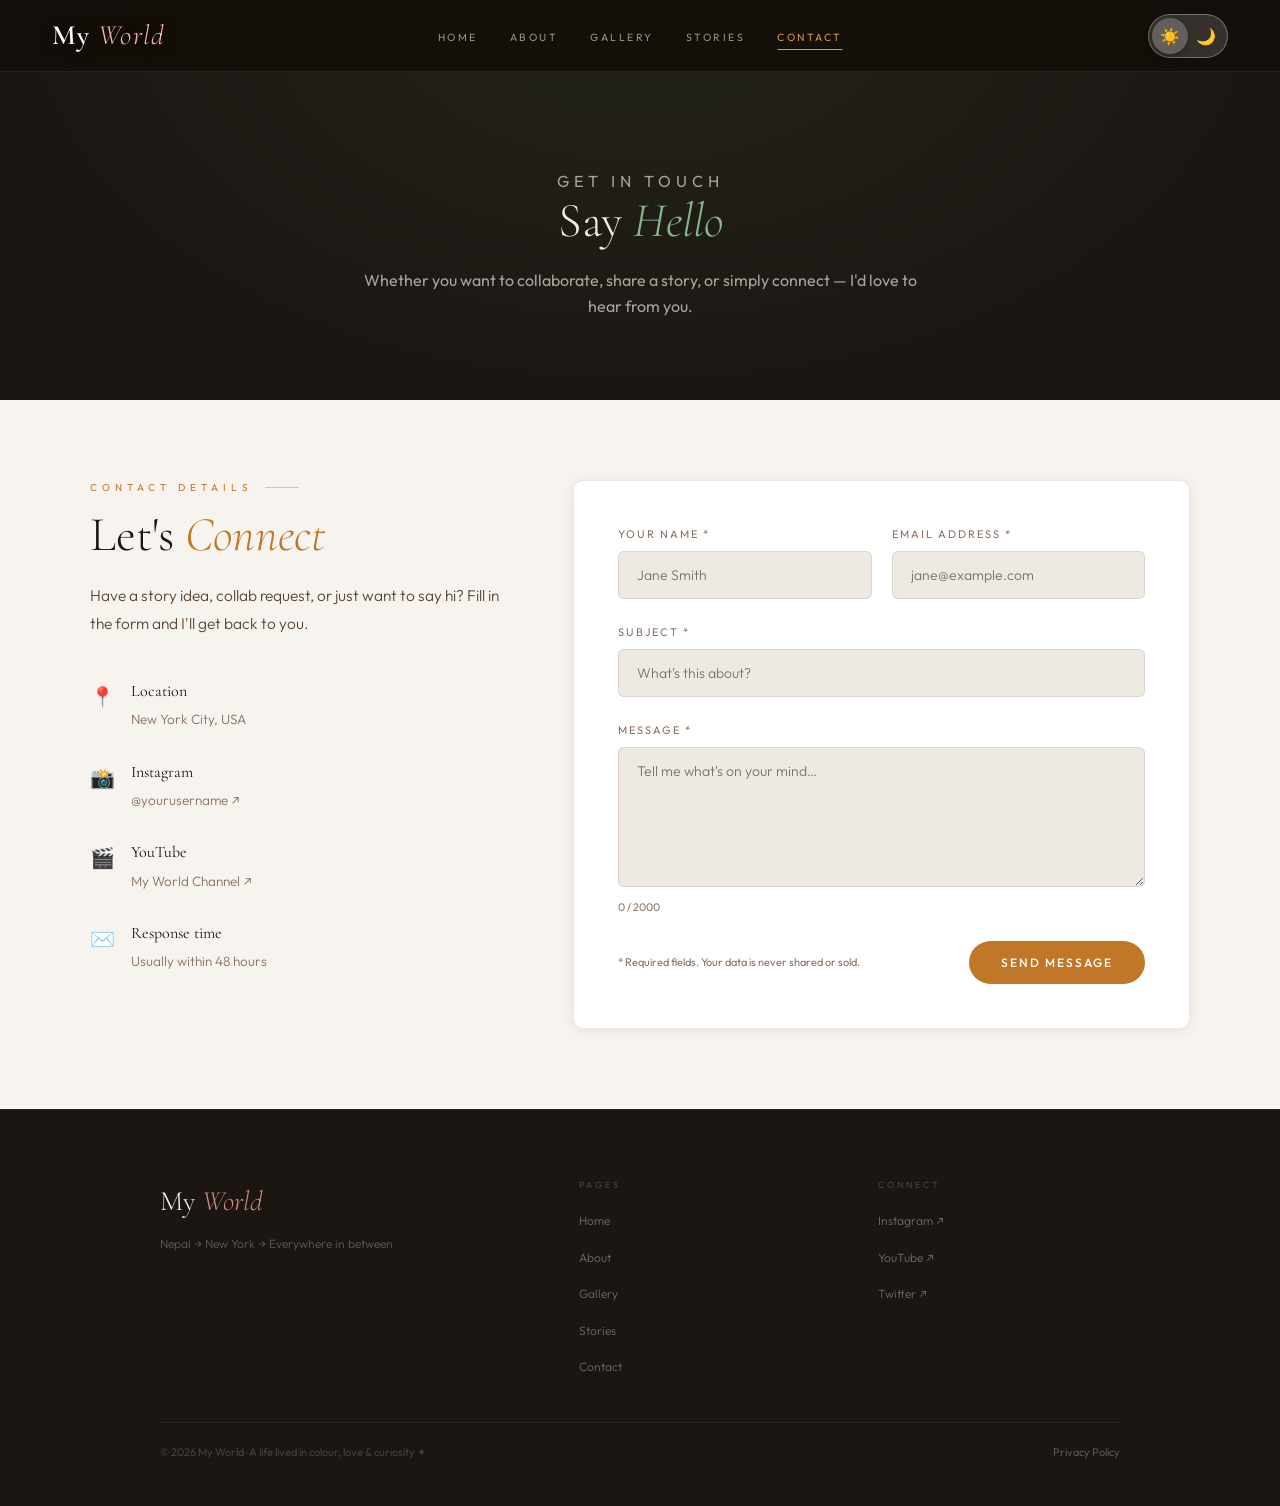
<file: pages/contact.html>
<!DOCTYPE html>
<html lang="en" data-theme="light">
<head>
  <meta charset="UTF-8" />
  <meta name="viewport" content="width=device-width, initial-scale=1.0" />
  <title>Contact — My World Vlog</title>
  <meta name="description" content="Get in touch with My World vlog. Send a message, collaboration inquiry, or just say hello." />
  <meta http-equiv="X-Content-Type-Options" content="nosniff" />
  <meta http-equiv="Referrer-Policy" content="strict-origin-when-cross-origin" />
  <link rel="preconnect" href="https://fonts.googleapis.com" />
  <link rel="preconnect" href="https://fonts.gstatic.com" crossorigin />
  <link href="https://fonts.googleapis.com/css2?family=Cormorant+Garamond:ital,wght@0,300;0,400;0,600;1,300;1,400&family=Outfit:wght@300;400;500;600&display=swap" rel="stylesheet" />
  <link rel="stylesheet" href="../css/main.css" />
  <link rel="stylesheet" href="../css/pages.css" />
  <link rel="icon" href="data:image/svg+xml,<svg xmlns='http://www.w3.org/2000/svg' viewBox='0 0 32 32'><text y='26' font-size='26'>✦</text></svg>" />
</head>
<body>

<a href="#main" class="skip-link">Skip to main content</a>

<nav id="navbar" role="navigation" aria-label="Main navigation">
  <a href="../index.html" class="nav-logo">My <span>World</span></a>
  <div class="nav-mid">
    <ul class="nav-links" role="list">
      <li><a href="../index.html">Home</a></li>
      <li><a href="about.html">About</a></li>
      <li><a href="gallery.html">Gallery</a></li>
      <li><a href="blog.html">Stories</a></li>
      <li><a href="contact.html" class="active" aria-current="page">Contact</a></li>
    </ul>
  </div>
  <div class="nav-right">
    <div class="theme-toggle" role="group" aria-label="Choose color theme">
      <button class="theme-btn" id="btnLight" aria-label="Light mode" title="Light mode">☀️</button>
      <button class="theme-btn active" id="btnDark" aria-label="Dark mode" title="Dark mode">🌙</button>
    </div>
    <button class="burger" id="burgerBtn" aria-label="Open menu" aria-expanded="false" aria-controls="mobileMenu">
      <span></span><span></span><span></span>
    </button>
  </div>
</nav>

<div id="mobileMenu" class="drawer" hidden role="dialog" aria-label="Mobile navigation">
  <a href="../index.html">Home</a>
  <a href="about.html">About</a>
  <a href="gallery.html">Gallery</a>
  <a href="blog.html">Stories</a>
  <a href="contact.html">Contact</a>
</div>

<main id="main">

  <header class="page-header">
    <p class="lbl">Get in touch</p>
    <h1 class="sec-h">Say <em>Hello</em></h1>
    <p>Whether you want to collaborate, share a story, or simply connect — I'd love to hear from you.</p>
  </header>

  <section class="contact-section" aria-labelledby="contact-form-heading">
    <div class="contact-grid">

      <!-- Left: contact info -->
      <div class="contact-info">
        <p class="lbl">Contact details</p>
        <h2 id="contact-form-heading" class="sec-h">Let's <em>Connect</em></h2>
        <p class="sec-p">Have a story idea, collab request, or just want to say hi? Fill in the form and I'll get back to you.</p>

        <div class="contact-detail">
          <span class="contact-icon" aria-hidden="true">📍</span>
          <div class="contact-detail-text">
            <h4>Location</h4>
            <p>New York City, USA</p>
          </div>
        </div>

        <div class="contact-detail">
          <span class="contact-icon" aria-hidden="true">📸</span>
          <div class="contact-detail-text">
            <h4>Instagram</h4>
            <!-- Replace with your real username -->
            <p><a href="#" target="_blank" rel="noopener noreferrer">@yourusername ↗</a></p>
          </div>
        </div>

        <div class="contact-detail">
          <span class="contact-icon" aria-hidden="true">🎬</span>
          <div class="contact-detail-text">
            <h4>YouTube</h4>
            <p><a href="#" target="_blank" rel="noopener noreferrer">My World Channel ↗</a></p>
          </div>
        </div>

        <div class="contact-detail">
          <span class="contact-icon" aria-hidden="true">✉️</span>
          <div class="contact-detail-text">
            <h4>Response time</h4>
            <p>Usually within 48 hours</p>
          </div>
        </div>
      </div>

      <!-- Right: contact form -->
      <div class="contact-form" role="region" aria-label="Contact form">

        <!--
          HOW TO MAKE THIS FORM WORK:
          ─────────────────────────────────────────────────────
          FREE OPTION — Formspree (recommended, no backend needed):
            1. Go to https://formspree.io → Sign up free
            2. Click "New Form" → copy your form ID (e.g. xpzgwqkr)
            3. In js/main.js, find the fetch() call and replace
               'https://formspree.io/f/YOUR_FORM_ID'
               with your actual ID, e.g.:
               'https://formspree.io/f/xpzgwqkr'
            4. Done — Formspree emails you every submission.

          NETLIFY OPTION (if hosting on Netlify):
            1. Add data-netlify="true" to the <form> below
            2. Netlify catches submissions automatically — no JS needed.
          ─────────────────────────────────────────────────────
        -->

        <form
          id="contactForm"
          novalidate
          aria-label="Send a message"
        >

          <!-- Honeypot field — hidden from humans, traps bots -->
          <!-- DO NOT REMOVE THIS — it's a spam protection field -->
          <div class="hp-field" aria-hidden="true">
            <label for="website">Leave this empty</label>
            <input type="text" id="website" name="website" tabindex="-1" autocomplete="off" />
          </div>

          <!-- Name + Email row -->
          <div class="form-row">
            <div class="form-group">
              <label for="name">Your Name <span aria-hidden="true">*</span></label>
              <input
                type="text"
                id="name"
                name="name"
                required
                maxlength="100"
                autocomplete="name"
                placeholder="Jane Smith"
                aria-required="true"
                aria-describedby="nameError"
              />
              <span class="field-error" id="nameError" role="alert" aria-live="polite"></span>
            </div>

            <div class="form-group">
              <label for="email">Email Address <span aria-hidden="true">*</span></label>
              <input
                type="email"
                id="email"
                name="email"
                required
                maxlength="200"
                autocomplete="email"
                placeholder="jane@example.com"
                aria-required="true"
                aria-describedby="emailError"
              />
              <span class="field-error" id="emailError" role="alert" aria-live="polite"></span>
            </div>
          </div>

          <!-- Subject -->
          <div class="form-group">
            <label for="subject">Subject <span aria-hidden="true">*</span></label>
            <input
              type="text"
              id="subject"
              name="subject"
              required
              maxlength="200"
              placeholder="What's this about?"
              aria-required="true"
              aria-describedby="subjectError"
            />
            <span class="field-error" id="subjectError" role="alert" aria-live="polite"></span>
          </div>

          <!-- Message -->
          <div class="form-group">
            <label for="message">Message <span aria-hidden="true">*</span></label>
            <textarea
              id="message"
              name="message"
              required
              minlength="10"
              maxlength="2000"
              placeholder="Tell me what's on your mind…"
              aria-required="true"
              aria-describedby="messageError messageCount"
            ></textarea>
            <span class="field-error" id="messageError" role="alert" aria-live="polite"></span>
            <span id="messageCount" style="font-size:11px;color:var(--txt-3);display:block;margin-top:4px;">0 / 2000</span>
          </div>

          <!-- Submit row -->
          <div class="form-footer">
            <p class="form-note">
              * Required fields. Your data is never shared or sold.
            </p>
            <button
              type="submit"
              class="btn-primary"
              id="submitBtn"
              aria-label="Send your message"
            >
              Send Message
            </button>
          </div>

          <!-- Success / error feedback -->
          <div class="form-msg" id="formMsg" role="status" aria-live="polite"></div>

        </form>
      </div>

    </div>
  </section>

</main>

<footer role="contentinfo">
  <div class="footer-inner">
    <div class="footer-brand">
      <a href="../index.html" class="footer-logo">My <em>World</em></a>
      <p>Nepal → New York → Everywhere in between</p>
    </div>
    <nav class="footer-nav" aria-label="Footer navigation">
      <p class="footer-nav-title">Pages</p>
      <ul>
        <li><a href="../index.html">Home</a></li>
        <li><a href="about.html">About</a></li>
        <li><a href="gallery.html">Gallery</a></li>
        <li><a href="blog.html">Stories</a></li>
        <li><a href="contact.html">Contact</a></li>
      </ul>
    </nav>
    <nav class="footer-social" aria-label="Social media">
      <p class="footer-nav-title">Connect</p>
      <ul>
        <li><a href="#" target="_blank" rel="noopener noreferrer">Instagram ↗</a></li>
        <li><a href="#" target="_blank" rel="noopener noreferrer">YouTube ↗</a></li>
        <li><a href="#" target="_blank" rel="noopener noreferrer">Twitter ↗</a></li>
      </ul>
    </nav>
  </div>
  <div class="footer-bottom">
    <p>© <span id="year"></span> My World · A life lived in colour, love &amp; curiosity ✦</p>
    <a href="privacy.html">Privacy Policy</a>
  </div>
</footer>

<script src="../js/main.js"></script>
<script>
  // Character counter for textarea
  var messageEl = document.getElementById('message');
  var countEl   = document.getElementById('messageCount');
  if (messageEl && countEl) {
    messageEl.addEventListener('input', function () {
      countEl.textContent = messageEl.value.length + ' / 2000';
    });
  }
</script>

</body>
</html>
</file>
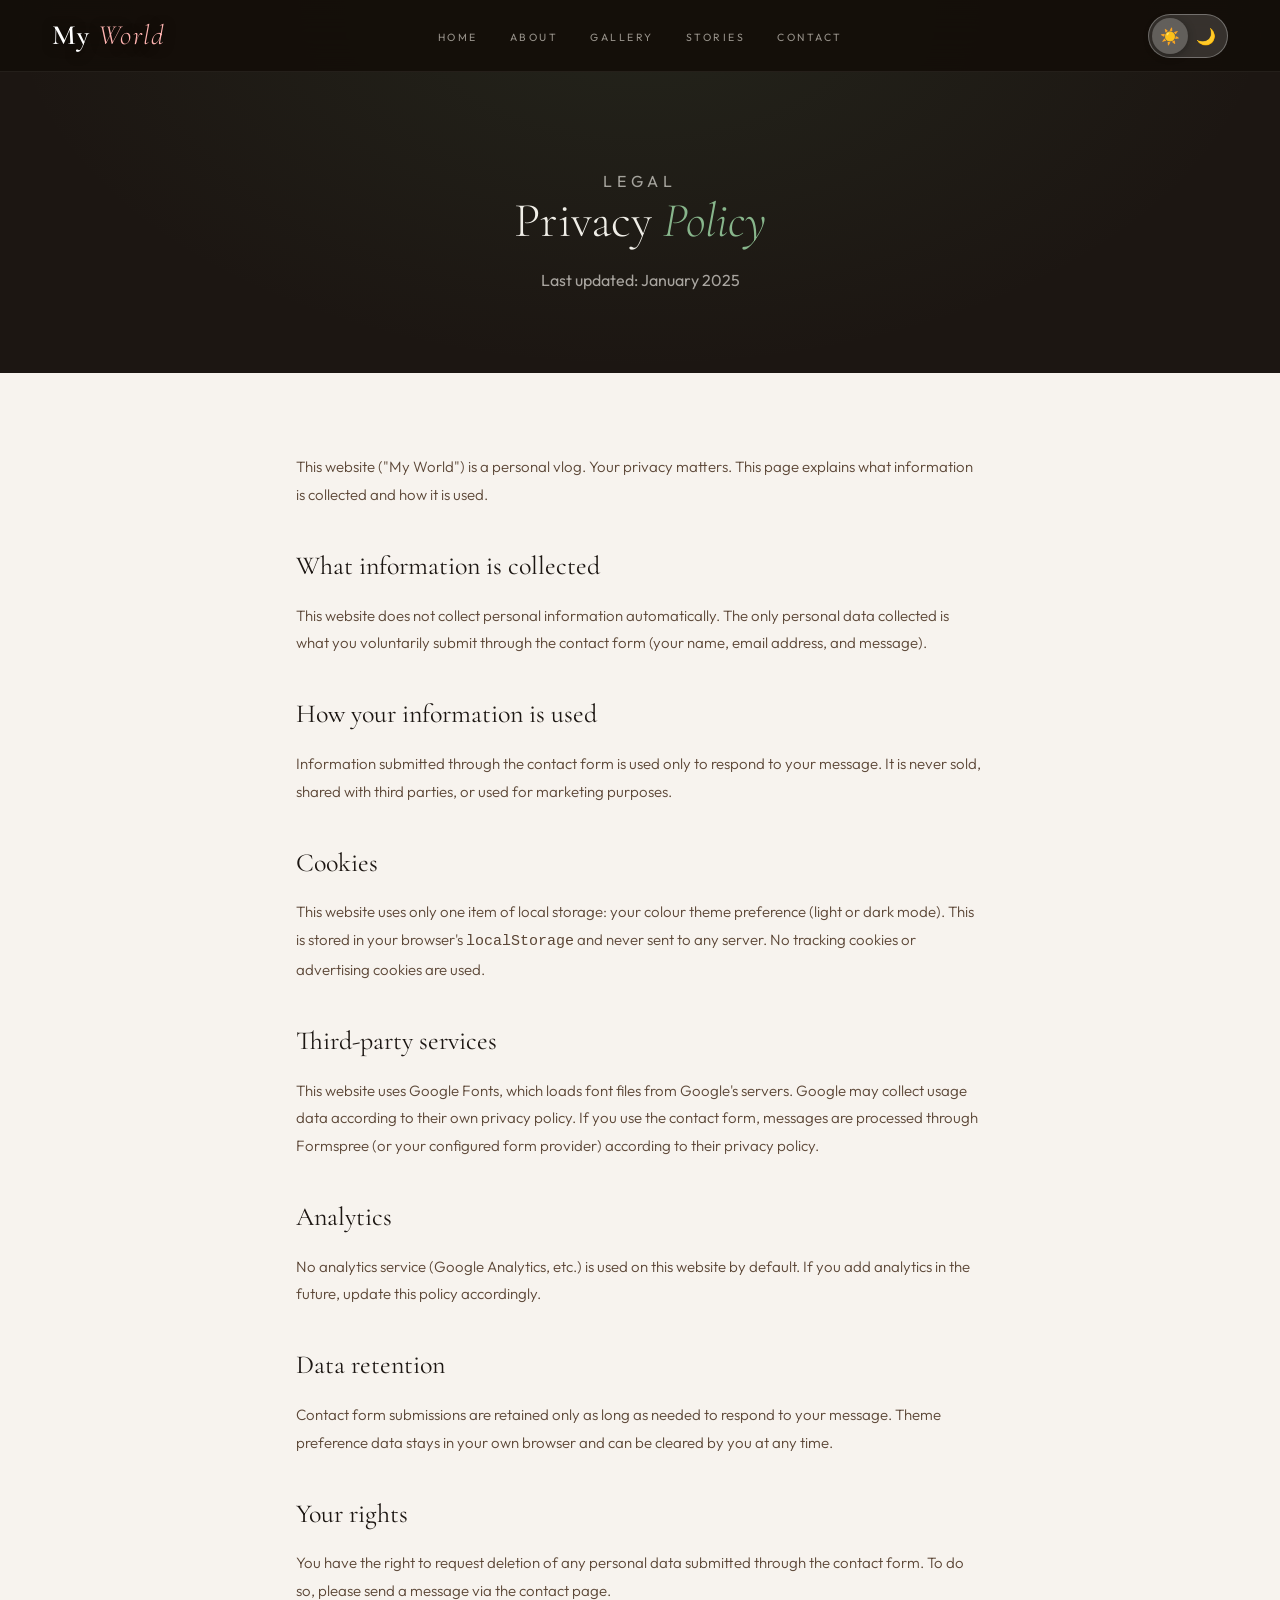
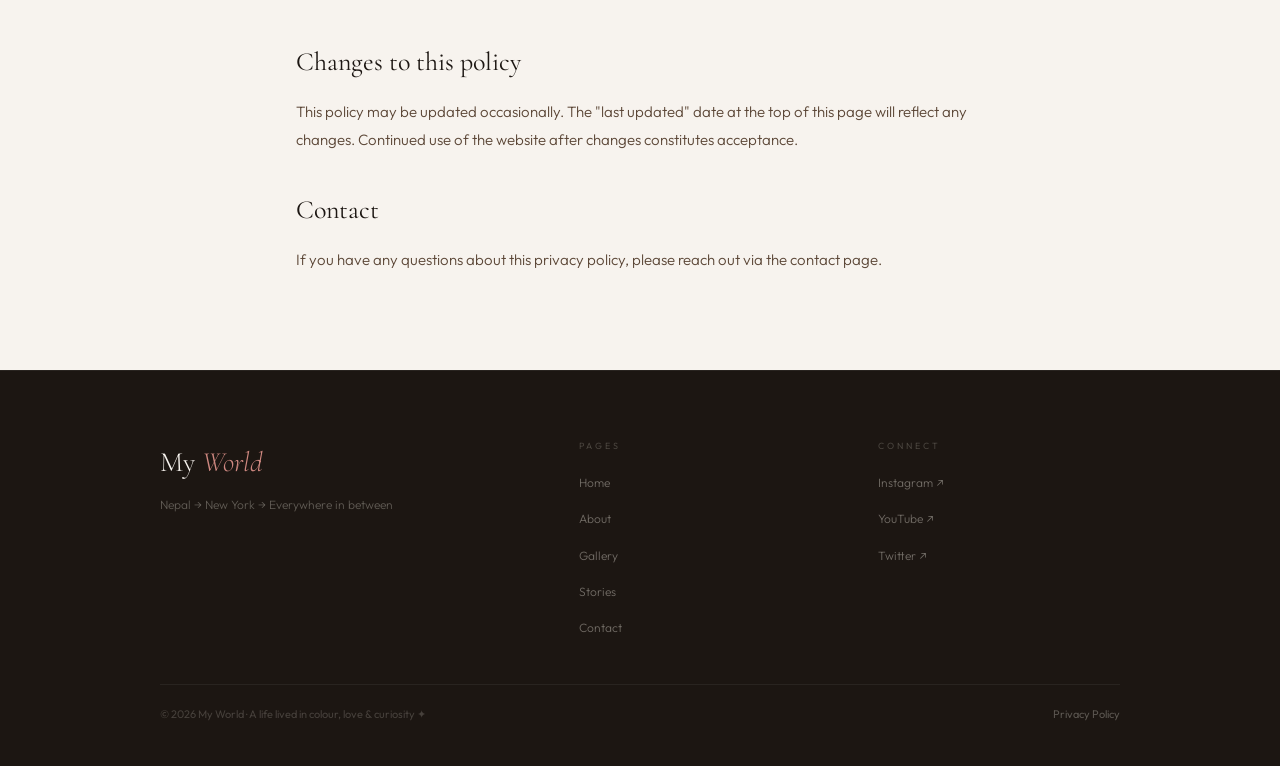
<file: pages/privacy.html>
<!DOCTYPE html>
<html lang="en" data-theme="light">
<head>
  <meta charset="UTF-8" />
  <meta name="viewport" content="width=device-width, initial-scale=1.0" />
  <title>Privacy Policy — My World Vlog</title>
  <meta name="description" content="Privacy policy for My World vlog website." />
  <meta name="robots" content="noindex" />
  <meta http-equiv="X-Content-Type-Options" content="nosniff" />
  <meta http-equiv="Referrer-Policy" content="strict-origin-when-cross-origin" />
  <link rel="preconnect" href="https://fonts.googleapis.com" />
  <link rel="preconnect" href="https://fonts.gstatic.com" crossorigin />
  <link href="https://fonts.googleapis.com/css2?family=Cormorant+Garamond:ital,wght@0,300;0,400;0,600;1,300;1,400&family=Outfit:wght@300;400;500;600&display=swap" rel="stylesheet" />
  <link rel="stylesheet" href="../css/main.css" />
  <link rel="stylesheet" href="../css/pages.css" />
  <link rel="icon" href="data:image/svg+xml,<svg xmlns='http://www.w3.org/2000/svg' viewBox='0 0 32 32'><text y='26' font-size='26'>✦</text></svg>" />
</head>
<body>

<a href="#main" class="skip-link">Skip to main content</a>

<nav id="navbar" role="navigation" aria-label="Main navigation">
  <a href="../index.html" class="nav-logo">My <span>World</span></a>
  <div class="nav-mid">
    <ul class="nav-links" role="list">
      <li><a href="../index.html">Home</a></li>
      <li><a href="about.html">About</a></li>
      <li><a href="gallery.html">Gallery</a></li>
      <li><a href="blog.html">Stories</a></li>
      <li><a href="contact.html">Contact</a></li>
    </ul>
  </div>
  <div class="nav-right">
    <div class="theme-toggle" role="group" aria-label="Choose color theme">
      <button class="theme-btn" id="btnLight" aria-label="Light mode" title="Light mode">☀️</button>
      <button class="theme-btn active" id="btnDark" aria-label="Dark mode" title="Dark mode">🌙</button>
    </div>
    <button class="burger" id="burgerBtn" aria-label="Open menu" aria-expanded="false" aria-controls="mobileMenu">
      <span></span><span></span><span></span>
    </button>
  </div>
</nav>
<div id="mobileMenu" class="drawer" hidden role="dialog" aria-label="Mobile navigation">
  <a href="../index.html">Home</a>
  <a href="about.html">About</a>
  <a href="gallery.html">Gallery</a>
  <a href="blog.html">Stories</a>
  <a href="contact.html">Contact</a>
</div>

<main id="main">
  <header class="page-header">
    <p class="lbl">Legal</p>
    <h1 class="sec-h">Privacy <em>Policy</em></h1>
    <p>Last updated: January 2025</p>
  </header>

  <div class="privacy-section">
    <p>
      This website ("My World") is a personal vlog. Your privacy matters.
      This page explains what information is collected and how it is used.
    </p>

    <h2>What information is collected</h2>
    <p>
      This website does not collect personal information automatically.
      The only personal data collected is what you voluntarily submit through the contact form
      (your name, email address, and message).
    </p>

    <h2>How your information is used</h2>
    <p>
      Information submitted through the contact form is used only to respond to your message.
      It is never sold, shared with third parties, or used for marketing purposes.
    </p>

    <h2>Cookies</h2>
    <p>
      This website uses only one item of local storage: your colour theme preference (light or dark mode).
      This is stored in your browser's <code>localStorage</code> and never sent to any server.
      No tracking cookies or advertising cookies are used.
    </p>

    <h2>Third-party services</h2>
    <p>
      This website uses Google Fonts, which loads font files from Google's servers.
      Google may collect usage data according to their own privacy policy.
      If you use the contact form, messages are processed through Formspree
      (or your configured form provider) according to their privacy policy.
    </p>

    <h2>Analytics</h2>
    <p>
      No analytics service (Google Analytics, etc.) is used on this website by default.
      If you add analytics in the future, update this policy accordingly.
    </p>

    <h2>Data retention</h2>
    <p>
      Contact form submissions are retained only as long as needed to respond to your message.
      Theme preference data stays in your own browser and can be cleared by you at any time.
    </p>

    <h2>Your rights</h2>
    <p>
      You have the right to request deletion of any personal data submitted through the contact form.
      To do so, please send a message via the <a href="contact.html">contact page</a>.
    </p>

    <h2>Changes to this policy</h2>
    <p>
      This policy may be updated occasionally. The "last updated" date at the top of this page
      will reflect any changes. Continued use of the website after changes constitutes acceptance.
    </p>

    <h2>Contact</h2>
    <p>
      If you have any questions about this privacy policy,
      please reach out via the <a href="contact.html">contact page</a>.
    </p>
  </div>
</main>

<footer role="contentinfo">
  <div class="footer-inner">
    <div class="footer-brand">
      <a href="../index.html" class="footer-logo">My <em>World</em></a>
      <p>Nepal → New York → Everywhere in between</p>
    </div>
    <nav class="footer-nav" aria-label="Footer navigation">
      <p class="footer-nav-title">Pages</p>
      <ul>
        <li><a href="../index.html">Home</a></li>
        <li><a href="about.html">About</a></li>
        <li><a href="gallery.html">Gallery</a></li>
        <li><a href="blog.html">Stories</a></li>
        <li><a href="contact.html">Contact</a></li>
      </ul>
    </nav>
    <nav class="footer-social" aria-label="Social media">
      <p class="footer-nav-title">Connect</p>
      <ul>
        <li><a href="#" target="_blank" rel="noopener noreferrer">Instagram ↗</a></li>
        <li><a href="#" target="_blank" rel="noopener noreferrer">YouTube ↗</a></li>
        <li><a href="#" target="_blank" rel="noopener noreferrer">Twitter ↗</a></li>
      </ul>
    </nav>
  </div>
  <div class="footer-bottom">
    <p>© <span id="year"></span> My World · A life lived in colour, love &amp; curiosity ✦</p>
    <a href="privacy.html">Privacy Policy</a>
  </div>
</footer>

<script src="../js/main.js"></script>
</body>
</html>
</file>
<file: css/main.css>
/* ============================================================
   MAIN.CSS — Shared styles used on every page
   My World Vlog — Nepal to New York
   ============================================================ */

/* ── RESET ── */
*, *::before, *::after { box-sizing: border-box; margin: 0; padding: 0; }

/* ── CSS VARIABLES (THEMES) ── */
:root {
  --nav-h: 72px;
  --ease: cubic-bezier(0.22, 1, 0.36, 1);
  --radius: 10px;
  --radius-sm: 6px;
}

/* Light theme */
[data-theme="light"] {
  --bg: #f7f3ee;         --bg-alt: #eee9e1;      --bg-card: #ffffff;
  --bg-dark: #1c1612;    --txt: #1c1612;          --txt-2: #5a4535;
  --txt-3: #8c7060;      --txt-inv: #f7f3ee;      --txt-inv2: rgba(247,243,238,0.65);
  --sage: #5a8a5e;       --sage-l: #8ab88e;       --sage-bg: rgba(90,138,94,0.1);
  --amber: #c07828;      --amber-l: #d99848;      --amber-bg: rgba(192,120,40,0.1);
  --rose: #b85c52;       --rose-l: #cf8880;       --sky: #4a8aa8;
  --border: rgba(90,70,50,0.12);
  --sh-sm: 0 2px 12px rgba(28,22,18,0.08);
  --sh-md: 0 8px 32px rgba(28,22,18,0.12);
  --sh-lg: 0 20px 60px rgba(28,22,18,0.18);
  --nav-bg: rgba(20,15,10,0.97);
  --toggle-bg: rgba(255,255,255,0.15);
  --toggle-border: rgba(255,255,255,0.3);
}

/* Dark theme */
[data-theme="dark"] {
  --bg: #131009;          --bg-alt: #1a1710;       --bg-card: #211e16;
  --bg-dark: #0d0b07;     --txt: #ece6da;           --txt-2: #a89070;
  --txt-3: #6a5840;       --txt-inv: #ece6da;       --txt-inv2: rgba(236,230,218,0.55);
  --sage: #72a876;        --sage-l: #9ac89e;        --sage-bg: rgba(114,168,118,0.1);
  --amber: #d09040;       --amber-l: #e0b060;       --amber-bg: rgba(208,144,64,0.1);
  --rose: #c87068;        --rose-l: #dea098;        --sky: #6aaccc;
  --border: rgba(200,180,140,0.1);
  --sh-sm: 0 2px 12px rgba(0,0,0,0.35);
  --sh-md: 0 8px 32px rgba(0,0,0,0.45);
  --sh-lg: 0 20px 60px rgba(0,0,0,0.65);
  --nav-bg: rgba(4,3,2,0.98);
  --toggle-bg: rgba(255,255,255,0.08);
  --toggle-border: rgba(255,255,255,0.18);
}

/* ── BASE ── */
html { scroll-behavior: smooth; font-size: 16px; -webkit-text-size-adjust: 100%; }
body {
  background: var(--bg); color: var(--txt);
  font-family: 'Outfit', sans-serif;
  line-height: 1.65; overflow-x: hidden;
  transition: background 0.4s, color 0.4s;
}
@media (prefers-reduced-motion: reduce) {
  *, *::before, *::after { animation-duration: 0.01ms !important; transition-duration: 0.01ms !important; }
}
:focus-visible { outline: 2px solid var(--amber); outline-offset: 3px; border-radius: 3px; }
.skip-link {
  position: absolute; top: -100%; left: 16px;
  background: var(--bg-dark); color: var(--txt-inv);
  padding: 10px 20px; border-radius: 0 0 6px 6px;
  font-size: 14px; z-index: 9999; text-decoration: none; transition: top 0.2s;
}
.skip-link:focus { top: 0; }
img { display: block; max-width: 100%; height: auto; }
a { color: inherit; text-decoration: none; }
ul { list-style: none; }
button { font-family: inherit; }

/* ── ANIMATIONS ── */
@keyframes fadeUp   { from { opacity:0; transform:translateY(28px); } to { opacity:1; transform:none; } }
@keyframes fadeIn   { from { opacity:0; } to { opacity:1; } }
@keyframes growLine { from { transform:scaleX(0); } to { transform:scaleX(1); } }
@keyframes floatY   { 0%,100% { transform:translateY(0); } 50% { transform:translateY(-10px); } }
@keyframes slidDown { from { opacity:0; transform:translateY(-12px); } to { opacity:1; transform:none; } }
@keyframes pop      { 0% { transform:scale(0.8); } 60% { transform:scale(1.15); } 100% { transform:scale(1); } }
@keyframes spin     { to { transform:rotate(360deg); } }

.reveal { opacity:0; transform:translateY(24px); transition:opacity 0.7s var(--ease),transform 0.7s var(--ease); }
.reveal.in { opacity:1; transform:none; }
.d1{transition-delay:0.1s} .d2{transition-delay:0.2s} .d3{transition-delay:0.3s} .d4{transition-delay:0.4s}

/* ── NAVBAR ── */
#navbar {
  position: fixed; top:0; left:0; right:0; z-index:200;
  height: var(--nav-h);
  display: flex; align-items: center; justify-content: space-between;
  padding: 0 52px;
  background: var(--nav-bg);
  backdrop-filter: blur(20px); -webkit-backdrop-filter: blur(20px);
  border-bottom: 1px solid rgba(255,255,255,0.07);
  transition: background 0.4s, box-shadow 0.3s;
}
#navbar.scrolled { box-shadow: 0 4px 40px rgba(0,0,0,0.4); }

.nav-logo {
  font-family: 'Cormorant Garamond', serif;
  font-size: 28px; font-weight: 600;
  color: #ffffff; text-decoration: none;
  letter-spacing: 0.04em; flex-shrink: 0;
  text-shadow: 0 2px 12px rgba(0,0,0,0.5);
}
.nav-logo span { color: #ffb3b0; font-style: italic; font-weight: 300; }

.nav-mid { position: absolute; left: 50%; transform: translateX(-50%); }
.nav-links { display: flex; gap: 32px; }
.nav-links a {
  font-size: 10.5px; letter-spacing: 2.5px; text-transform: uppercase;
  color: rgba(240,235,225,0.6); text-decoration: none;
  position: relative; padding: 4px 0; transition: color 0.25s;
}
.nav-links a::after {
  content: ''; position: absolute; bottom: -2px; left: 0; right: 0;
  height: 1px; background: var(--amber-l);
  transform: scaleX(0); transform-origin: left; transition: transform 0.3s var(--ease);
}
.nav-links a:hover, .nav-links a.active { color: var(--amber-l); }
.nav-links a:hover::after, .nav-links a.active::after { transform: scaleX(1); }

.nav-right { display: flex; align-items: center; gap: 10px; }

/* Theme toggle pill */
.theme-toggle {
  display: flex; align-items: center;
  background: var(--toggle-bg);
  border: 1.5px solid var(--toggle-border);
  border-radius: 100px; padding: 3px;
  backdrop-filter: blur(8px);
}
.theme-btn {
  width: 36px; height: 36px; border-radius: 50%;
  border: none; background: transparent; cursor: pointer;
  font-size: 16px; display: flex; align-items: center; justify-content: center;
  transition: background 0.3s, transform 0.2s; flex-shrink: 0;
}
.theme-btn:hover { transform: scale(1.12); }
.theme-btn.active { background: rgba(255,255,255,0.22); box-shadow: 0 2px 8px rgba(0,0,0,0.3); }

/* Burger */
.burger {
  display: none; background: rgba(255,255,255,0.1);
  border: 1.5px solid rgba(255,255,255,0.25); border-radius: 8px;
  padding: 8px 10px; cursor: pointer; flex-direction: column; gap: 5px;
}
.burger span { display: block; width: 20px; height: 2px; background: #fff; border-radius: 2px; transition: transform 0.3s, opacity 0.3s; }
.burger[aria-expanded="true"] span:nth-child(1) { transform: translateY(7px) rotate(45deg); }
.burger[aria-expanded="true"] span:nth-child(2) { opacity: 0; }
.burger[aria-expanded="true"] span:nth-child(3) { transform: translateY(-7px) rotate(-45deg); }

/* Mobile drawer */
.drawer { position:fixed; top:var(--nav-h); left:0; right:0; z-index:199; background:rgba(10,7,4,0.97); backdrop-filter:blur(20px); padding:16px 24px 24px; border-bottom:1px solid rgba(255,255,255,0.07); }
.drawer[hidden] { display:none; }
.drawer.open { display:flex; flex-direction:column; gap:2px; animation:slidDown 0.25s var(--ease); }
.drawer a { display:block; padding:13px 0; font-size:13px; letter-spacing:2.5px; text-transform:uppercase; color:rgba(240,235,225,0.72); text-decoration:none; border-bottom:1px solid rgba(255,255,255,0.06); transition:color 0.2s,padding-left 0.2s; }
.drawer a:last-child { border-bottom:none; }
.drawer a:hover { color:var(--amber-l); padding-left:8px; }

/* ── SHARED TYPOGRAPHY ── */
.lbl { font-size:10px; letter-spacing:5px; text-transform:uppercase; color:var(--amber); margin-bottom:12px; display:flex; align-items:center; gap:12px; }
.lbl::after { content:''; height:1px; width:34px; background:var(--amber); opacity:0.4; }
.sec-h { font-family:'Cormorant Garamond',serif; font-size:clamp(28px,3.8vw,50px); font-weight:300; line-height:1.12; color:var(--txt); margin-bottom:18px; transition:color 0.4s; }
.sec-h em { color:var(--amber); font-style:italic; }
.sec-p { font-size:15.5px; line-height:1.85; font-weight:300; color:var(--txt-2); transition:color 0.4s; }

/* ── BUTTONS ── */
.btn-primary {
  display: inline-block; padding: 14px 32px;
  background: var(--amber); color: #fff; border-radius: 100px;
  font-size: 12px; letter-spacing: 2px; text-transform: uppercase; font-weight: 500;
  transition: background 0.25s, transform 0.2s, box-shadow 0.25s;
  text-decoration: none; border: none; cursor: pointer; font-family: inherit;
}
.btn-primary:hover { background: var(--amber-l); transform: translateY(-2px); box-shadow: 0 8px 24px rgba(192,120,40,0.35); }
.btn-primary:disabled { opacity: 0.6; cursor: not-allowed; transform: none; }

.btn-secondary {
  display: inline-block; padding: 13px 32px;
  background: transparent; color: var(--txt-inv);
  border: 1.5px solid rgba(255,255,255,0.3); border-radius: 100px;
  font-size: 12px; letter-spacing: 2px; text-transform: uppercase; font-weight: 400;
  transition: background 0.25s, border-color 0.25s, transform 0.2s;
  text-decoration: none; cursor: pointer; font-family: inherit;
}
.btn-secondary:hover { background: rgba(255,255,255,0.1); border-color: rgba(255,255,255,0.5); transform: translateY(-2px); }

/* ── PAGE HEADER (inner pages) ── */
.page-header {
  padding: calc(var(--nav-h) + 80px) 56px 80px;
  background: var(--bg-dark); text-align: center; position: relative; overflow: hidden;
}
.page-header::before { content:''; position:absolute; inset:0; background:radial-gradient(ellipse at center top,rgba(90,138,94,0.12) 0%,transparent 70%); pointer-events:none; }
.page-header .lbl { justify-content:center; }
.page-header .lbl::after { display:none; }
.page-header .sec-h { color:var(--txt-inv); }
.page-header .sec-h em { color:var(--sage-l); }
.page-header p { color:var(--txt-inv2); max-width:560px; margin:16px auto 0; font-size:16px; }

/* ── PHOTO STRIP ── */
.strip { background:var(--bg-dark); padding:68px 0; transition:background 0.4s; }
.strip-ttl { font-family:'Cormorant Garamond',serif; font-size:13px; letter-spacing:4px; text-transform:uppercase; color:var(--amber); text-align:center; margin-bottom:28px; }
.strip-inner { display:flex; gap:11px; padding:0 56px; overflow-x:auto; scrollbar-width:none; cursor:grab; -webkit-overflow-scrolling:touch; }
.strip-inner::-webkit-scrollbar { display:none; }
.strip-item { flex:0 0 225px; height:305px; border-radius:var(--radius-sm); overflow:hidden; background:#1a1612; }
.strip-item img { width:100%; height:100%; object-fit:cover; object-position:center; transition:transform 0.5s var(--ease); pointer-events:none; }
.strip-item:hover img { transform:scale(1.07); }

/* ── FOOTER ── */
footer { background:var(--bg-dark); border-top:1px solid rgba(255,255,255,0.06); padding:68px 56px 44px; transition:background 0.4s; }
.footer-inner { max-width:960px; margin:0 auto; display:grid; grid-template-columns:1.5fr 1fr 1fr; gap:56px; align-items:start; }
.footer-logo { font-family:'Cormorant Garamond',serif; font-size:28px; font-weight:300; color:var(--txt-inv); text-decoration:none; display:block; margin-bottom:10px; }
.footer-logo em { color:var(--rose-l); font-style:italic; }
.footer-brand p { font-size:12px; color:rgba(240,235,225,0.32); font-weight:300; }
.footer-nav-title { font-size:9px; letter-spacing:3px; text-transform:uppercase; color:rgba(240,235,225,0.22); margin-bottom:14px; }
.footer-nav li+li, .footer-social li+li { margin-top:10px; }
.footer-nav a, .footer-social a { font-size:12px; color:rgba(240,235,225,0.4); text-decoration:none; font-weight:300; transition:color 0.2s; }
.footer-nav a:hover, .footer-social a:hover { color:var(--amber-l); }
.footer-bottom { max-width:960px; margin:44px auto 0; padding-top:20px; border-top:1px solid rgba(255,255,255,0.06); display:flex; justify-content:space-between; align-items:center; flex-wrap:wrap; gap:12px; font-size:11px; color:rgba(240,235,225,0.2); }
.footer-bottom a { color:rgba(240,235,225,0.3); text-decoration:none; transition:color 0.2s; }
.footer-bottom a:hover { color:var(--amber-l); }

/* ── HELPERS ── */
.section-header { margin-bottom:52px; }
.section-cta { text-align:center; margin-top:52px; }
.loading { display:inline-block; width:20px; height:20px; border:2px solid rgba(255,255,255,0.3); border-top-color:#fff; border-radius:50%; animation:spin 0.7s linear infinite; }
.form-msg { padding:14px 20px; border-radius:var(--radius-sm); font-size:14px; margin-top:16px; display:none; }
.form-msg.success { background:var(--sage-bg); color:var(--sage); border:1px solid rgba(90,138,94,0.3); display:block; }
.form-msg.error   { background:rgba(184,92,82,0.1); color:var(--rose); border:1px solid rgba(184,92,82,0.3); display:block; }

/* ── RESPONSIVE ── */
@media (max-width:1024px) {
  #navbar { padding:0 32px; }
  .footer-inner { grid-template-columns:1fr 1fr; gap:40px; }
  .strip-inner { padding:0 32px; }
}
@media (max-width:900px) {
  #navbar { padding:0 18px; }
  .nav-mid { display:none; }
  .burger { display:flex; }
  .strip-inner { padding:0 18px; }
  .strip-item { flex:0 0 180px; height:245px; }
  footer { padding:44px 20px 32px; }
  .footer-inner { grid-template-columns:1fr; gap:28px; }
  .footer-bottom { flex-direction:column; align-items:flex-start; }
  .page-header { padding:calc(var(--nav-h) + 48px) 24px 56px; }
}
@media (max-width:480px) {
  .nav-logo { font-size:22px; }
  .strip-item { flex:0 0 150px; height:200px; }
}
@media print {
  #navbar, .drawer, .strip, .burger, .theme-toggle { display:none !important; }
}
</file>
<file: css/home.css>
/* ============================================================
   HOME.CSS — Styles specific to index.html (homepage)
   ============================================================ */

/* ── HERO ── */
.hero {
  display: grid;
  grid-template-columns: 1fr 1fr;
  min-height: 100vh;
  padding-top: var(--nav-h);
  overflow: hidden;
}
.hero-content {
  background: var(--bg-dark);
  display: flex; flex-direction: column; justify-content: center;
  padding: 80px 64px;
  position: relative; z-index: 2;
}
.hero-content::after {
  content: '';
  position: absolute; right: -44px; top: 0;
  width: 90px; height: 100%;
  background: var(--bg-dark);
  clip-path: polygon(0 0, 0 100%, 100% 100%);
  z-index: 3;
}
.eyebrow {
  font-size: 10px; letter-spacing: 4px; text-transform: uppercase;
  color: var(--sage); margin-bottom: 20px;
  opacity: 0; animation: fadeUp 0.8s 0.2s forwards;
}
.hero-h1 {
  font-family: 'Cormorant Garamond', serif;
  font-size: clamp(42px, 4.8vw, 72px);
  font-weight: 300; line-height: 1.05;
  color: var(--txt-inv); margin-bottom: 24px;
  opacity: 0; animation: fadeUp 0.8s 0.4s forwards;
}
.hero-h1 em  { color: var(--rose-l); font-style: italic; }
.hero-h1 strong { color: var(--amber-l); font-weight: 600; font-style: normal; }
.hero-sub {
  font-size: 15px; line-height: 1.85; font-weight: 300;
  color: var(--txt-inv2); max-width: 380px;
  opacity: 0; animation: fadeUp 0.8s 0.6s forwards;
}
.hero-tags {
  display: flex; flex-wrap: wrap; gap: 9px; margin-top: 32px;
  opacity: 0; animation: fadeUp 0.8s 0.8s forwards;
}
.tag {
  font-size: 11px; padding: 6px 14px;
  border: 1px solid rgba(90,138,94,0.35); border-radius: 100px;
  color: var(--sage); letter-spacing: 0.5px;
  transition: background 0.25s, border-color 0.25s;
}
.tag:hover { background: var(--sage-bg); border-color: var(--sage); }
.hero-cta {
  display: flex; gap: 16px; margin-top: 40px; flex-wrap: wrap;
  opacity: 0; animation: fadeUp 0.8s 1s forwards;
}
.hero-image { position: relative; overflow: hidden; }
.hero-image img {
  width: 100%; height: 100%;
  object-fit: cover; object-position: center;
  animation: fadeIn 1.4s 0.3s both;
}
.hero-image.img-fallback { background: linear-gradient(135deg, #2d5a30, #1a3a1c); }

/* ── CHAPTERS ── */
.chapters { background: var(--bg); padding: 110px 56px; transition: background 0.4s; }
.chapters-grid {
  display: grid;
  grid-template-columns: repeat(4, 1fr);
  gap: 24px;
}
.chapter-card {
  background: var(--bg-card);
  border-radius: var(--radius);
  overflow: hidden;
  border: 1px solid var(--border);
  box-shadow: var(--sh-sm);
  transition: transform 0.3s var(--ease), box-shadow 0.3s, background 0.4s;
}
.chapter-card:hover { transform: translateY(-6px); box-shadow: var(--sh-md); }
.card-img { height: 200px; overflow: hidden; background: #1a1612; }
.card-img img { width: 100%; height: 100%; object-fit: cover; object-position: center; transition: transform 0.6s var(--ease); }
.chapter-card:hover .card-img img { transform: scale(1.06); }
.card-body { padding: 24px; }
.card-tag {
  font-size: 9px; letter-spacing: 3px; text-transform: uppercase;
  color: var(--amber); margin-bottom: 10px; display: block;
}
.card-body h3 {
  font-family: 'Cormorant Garamond', serif;
  font-size: 20px; font-weight: 400;
  color: var(--txt); margin-bottom: 10px; transition: color 0.4s;
}
.card-body p { font-size: 13.5px; line-height: 1.75; color: var(--txt-3); font-weight: 300; transition: color 0.4s; }
.card-link {
  display: inline-block; margin-top: 16px;
  font-size: 11px; letter-spacing: 1.5px;
  color: var(--amber); transition: color 0.2s, letter-spacing 0.2s;
}
.card-link:hover { color: var(--amber-l); letter-spacing: 2px; }

/* ── LATEST STORIES ── */
.latest { background: var(--bg-alt); padding: 110px 56px; transition: background 0.4s; }
.stories-grid {
  display: grid;
  grid-template-columns: repeat(3, 1fr);
  gap: 28px;
}
.story-card {
  background: var(--bg-card);
  border-radius: var(--radius);
  overflow: hidden;
  border: 1px solid var(--border);
  box-shadow: var(--sh-sm);
  transition: transform 0.3s var(--ease), box-shadow 0.3s, background 0.4s;
}
.story-card:hover { transform: translateY(-5px); box-shadow: var(--sh-md); }
.story-img {
  height: 220px; overflow: hidden;
  background: #1a1612; position: relative;
}
.story-img img { width: 100%; height: 100%; object-fit: cover; object-position: center; transition: transform 0.6s var(--ease); }
.story-card:hover .story-img img { transform: scale(1.05); }
.story-category {
  position: absolute; top: 14px; left: 14px;
  font-size: 9px; letter-spacing: 2px; text-transform: uppercase;
  background: var(--amber); color: #fff;
  padding: 4px 12px; border-radius: 100px;
}
.story-body { padding: 24px; }
.story-date { font-size: 11px; color: var(--txt-3); letter-spacing: 1px; display: block; margin-bottom: 10px; }
.story-body h3 { font-family: 'Cormorant Garamond', serif; font-size: 19px; font-weight: 400; line-height: 1.35; margin-bottom: 12px; }
.story-body h3 a { color: var(--txt); transition: color 0.2s; }
.story-body h3 a:hover { color: var(--amber); }
.story-body p { font-size: 13.5px; line-height: 1.75; color: var(--txt-3); font-weight: 300; }

/* ── RESPONSIVE: TABLET ── */
@media (max-width: 1024px) {
  .chapters { padding: 90px 40px; }
  .latest { padding: 90px 40px; }
  .chapters-grid { grid-template-columns: repeat(2, 1fr); }
  .stories-grid { grid-template-columns: repeat(2, 1fr); }
}

/* ── RESPONSIVE: MOBILE ── */
@media (max-width: 900px) {
  .hero { grid-template-columns: 1fr; }
  .hero-content { padding: 56px 24px 44px; }
  .hero-content::after { display: none; }
  .hero-image { height: 320px; order: -1; }
  .chapters { padding: 70px 20px; }
  .chapters-grid { grid-template-columns: 1fr 1fr; gap: 16px; }
  .latest { padding: 70px 20px; }
  .stories-grid { grid-template-columns: 1fr; gap: 20px; }
}

@media (max-width: 480px) {
  .hero-image { height: 260px; }
  .hero-cta { flex-direction: column; }
  .hero-cta .btn-primary, .hero-cta .btn-secondary { text-align: center; }
  .chapters-grid { grid-template-columns: 1fr; }
}
</file>
<file: css/pages.css>
/* ============================================================
   PAGES.CSS — Styles for About, Gallery, Blog, Contact pages
   ============================================================ */

/* ── ABOUT PAGE ── */
.about-section { padding: 90px 56px; background: var(--bg); transition: background 0.4s; }
.about-grid { display: grid; grid-template-columns: 1fr 1.2fr; gap: 80px; align-items: center; max-width: 1100px; margin: 0 auto; }
.about-image-wrap { position: relative; }
.about-image-wrap img { width: 100%; height: 560px; object-fit: cover; object-position: center; border-radius: var(--radius); box-shadow: var(--sh-lg); }
.about-badge {
  position: absolute; bottom: -20px; right: -20px;
  width: 120px; height: 120px;
  background: linear-gradient(135deg, var(--amber), var(--rose));
  border-radius: 50%;
  display: flex; align-items: center; justify-content: center;
  font-family: 'Cormorant Garamond', serif;
  font-size: 12px; font-style: italic; color: #fff;
  text-align: center; line-height: 1.4; padding: 16px;
  animation: floatY 5s ease-in-out infinite;
}
.about-text .lbl { margin-bottom: 14px; }
.about-text .sec-p { margin-bottom: 20px; max-width: 100%; }
.about-values { display: grid; grid-template-columns: 1fr 1fr; gap: 16px; margin-top: 36px; }
.val-item {
  padding: 20px; background: var(--bg-card);
  border-radius: var(--radius-sm); border: 1px solid var(--border);
  box-shadow: var(--sh-sm); transition: transform 0.3s, box-shadow 0.3s, background 0.4s;
}
.val-item:hover { transform: translateY(-3px); box-shadow: var(--sh-md); }
.val-icon { font-size: 22px; margin-bottom: 8px; display: block; }
.val-title { font-family: 'Cormorant Garamond', serif; font-size: 17px; color: var(--txt); margin-bottom: 6px; transition: color 0.4s; }
.val-desc { font-size: 12.5px; line-height: 1.7; color: var(--txt-3); font-weight: 300; transition: color 0.4s; }

/* Timeline section */
.timeline-section { padding: 90px 56px; background: var(--bg-alt); transition: background 0.4s; }
.timeline-section .section-header { text-align: center; }
.timeline-section .lbl { justify-content: center; }
.timeline-section .lbl::after { display: none; }
.timeline { max-width: 720px; margin: 0 auto; position: relative; }
.timeline::before { content: ''; position: absolute; left: 20px; top: 0; bottom: 0; width: 1px; background: var(--border); }
.timeline-item { display: flex; gap: 32px; margin-bottom: 48px; position: relative; padding-left: 56px; }
.timeline-dot { position: absolute; left: 13px; top: 6px; width: 14px; height: 14px; border-radius: 50%; background: var(--amber); flex-shrink: 0; }
.timeline-year { font-family: 'Cormorant Garamond', serif; font-size: 13px; letter-spacing: 2px; color: var(--amber); margin-bottom: 8px; display: block; }
.timeline-title { font-family: 'Cormorant Garamond', serif; font-size: 22px; font-weight: 400; color: var(--txt); margin-bottom: 8px; transition: color 0.4s; }
.timeline-desc { font-size: 14px; line-height: 1.8; color: var(--txt-3); font-weight: 300; transition: color 0.4s; }

/* ── GALLERY PAGE ── */
.gallery-section { padding: 80px 56px; background: var(--bg); transition: background 0.4s; }
.gallery-filter { display: flex; gap: 12px; flex-wrap: wrap; margin-bottom: 48px; }
.filter-btn {
  padding: 8px 22px; border-radius: 100px;
  border: 1px solid var(--border);
  background: transparent; color: var(--txt-3);
  font-size: 11px; letter-spacing: 2px; text-transform: uppercase;
  cursor: pointer; font-family: inherit;
  transition: background 0.2s, color 0.2s, border-color 0.2s;
}
.filter-btn:hover, .filter-btn.active {
  background: var(--amber-bg); color: var(--amber); border-color: var(--amber);
}
.gallery-grid {
  columns: 3;
  column-gap: 16px;
}
.gallery-item {
  break-inside: avoid;
  margin-bottom: 16px;
  border-radius: var(--radius-sm);
  overflow: hidden;
  cursor: pointer;
  position: relative;
}
.gallery-item img {
  width: 100%; display: block;
  transition: transform 0.5s var(--ease);
}
.gallery-item:hover img { transform: scale(1.03); }
.gallery-item-overlay {
  position: absolute; inset: 0;
  background: rgba(28,22,18,0);
  display: flex; align-items: center; justify-content: center;
  transition: background 0.3s;
}
.gallery-item:hover .gallery-item-overlay { background: rgba(28,22,18,0.4); }
.gallery-item-overlay span {
  color: #fff; font-size: 28px; opacity: 0; transform: scale(0.8);
  transition: opacity 0.3s, transform 0.3s;
}
.gallery-item:hover .gallery-item-overlay span { opacity: 1; transform: scale(1); }

/* Lightbox */
.lightbox {
  position: fixed; inset: 0; z-index: 500;
  background: rgba(0,0,0,0.92);
  display: none; align-items: center; justify-content: center;
  padding: 20px;
}
.lightbox.open { display: flex; animation: fadeIn 0.3s; }
.lightbox-img { max-width: 90vw; max-height: 90vh; border-radius: var(--radius-sm); object-fit: contain; }
.lightbox-close {
  position: absolute; top: 20px; right: 24px;
  background: none; border: none; color: #fff; font-size: 32px;
  cursor: pointer; opacity: 0.7; transition: opacity 0.2s;
  line-height: 1;
}
.lightbox-close:hover { opacity: 1; }
.lightbox-nav {
  position: absolute; top: 50%; transform: translateY(-50%);
  background: rgba(255,255,255,0.1); border: none; color: #fff;
  font-size: 28px; cursor: pointer; padding: 16px; border-radius: 50%;
  opacity: 0.7; transition: opacity 0.2s, background 0.2s;
}
.lightbox-nav:hover { opacity: 1; background: rgba(255,255,255,0.2); }
.lightbox-prev { left: 20px; }
.lightbox-next { right: 20px; }

/* ── BLOG / STORIES PAGE ── */
.blog-section { padding: 80px 56px; background: var(--bg); transition: background 0.4s; }
.blog-grid { display: grid; grid-template-columns: 2fr 1fr; gap: 48px; max-width: 1100px; margin: 0 auto; }
.blog-posts { display: flex; flex-direction: column; gap: 48px; }
.blog-post {
  display: grid; grid-template-columns: 280px 1fr; gap: 32px;
  align-items: start;
  padding-bottom: 48px;
  border-bottom: 1px solid var(--border);
}
.blog-post:last-child { border-bottom: none; }
.blog-post-img {
  height: 200px; overflow: hidden;
  border-radius: var(--radius-sm); background: #1a1612; flex-shrink: 0;
}
.blog-post-img img { width: 100%; height: 100%; object-fit: cover; object-position: center; transition: transform 0.5s var(--ease); }
.blog-post:hover .blog-post-img img { transform: scale(1.04); }
.post-category { font-size: 9px; letter-spacing: 2.5px; text-transform: uppercase; color: var(--amber); margin-bottom: 10px; display: block; }
.post-title { font-family: 'Cormorant Garamond', serif; font-size: 22px; font-weight: 400; line-height: 1.3; margin-bottom: 12px; }
.post-title a { color: var(--txt); transition: color 0.2s; }
.post-title a:hover { color: var(--amber); }
.post-excerpt { font-size: 14px; line-height: 1.8; color: var(--txt-3); font-weight: 300; margin-bottom: 16px; transition: color 0.4s; }
.post-meta { display: flex; gap: 16px; align-items: center; }
.post-date { font-size: 11px; color: var(--txt-3); }
.read-more { font-size: 11px; letter-spacing: 1.5px; color: var(--amber); transition: letter-spacing 0.2s; }
.read-more:hover { letter-spacing: 2.5px; }

/* Blog sidebar */
.blog-sidebar { position: sticky; top: calc(var(--nav-h) + 24px); }
.sidebar-widget { background: var(--bg-card); border-radius: var(--radius); border: 1px solid var(--border); padding: 28px; margin-bottom: 24px; box-shadow: var(--sh-sm); transition: background 0.4s; }
.sidebar-title { font-family: 'Cormorant Garamond', serif; font-size: 18px; font-weight: 400; color: var(--txt); margin-bottom: 20px; transition: color 0.4s; }
.category-list li { margin-bottom: 12px; }
.category-list a { font-size: 13px; color: var(--txt-2); display: flex; justify-content: space-between; align-items: center; transition: color 0.2s; padding: 6px 0; border-bottom: 1px solid var(--border); }
.category-list a:hover { color: var(--amber); }
.category-list span { font-size: 11px; color: var(--txt-3); }

/* ── CONTACT PAGE ── */
.contact-section { padding: 80px 56px; background: var(--bg); transition: background 0.4s; }
.contact-grid { display: grid; grid-template-columns: 1fr 1.5fr; gap: 72px; max-width: 1100px; margin: 0 auto; }
.contact-info .sec-p { max-width: 100%; margin-bottom: 40px; }
.contact-detail { display: flex; align-items: flex-start; gap: 16px; margin-bottom: 28px; }
.contact-icon { font-size: 20px; margin-top: 2px; flex-shrink: 0; }
.contact-detail-text h4 { font-family: 'Cormorant Garamond', serif; font-size: 16px; font-weight: 400; color: var(--txt); margin-bottom: 4px; transition: color 0.4s; }
.contact-detail-text p { font-size: 13.5px; color: var(--txt-3); font-weight: 300; transition: color 0.4s; }

/* Contact Form */
.contact-form { background: var(--bg-card); border-radius: var(--radius); border: 1px solid var(--border); padding: 44px; box-shadow: var(--sh-sm); transition: background 0.4s; }
.form-row { display: grid; grid-template-columns: 1fr 1fr; gap: 20px; }
.form-group { margin-bottom: 24px; }
.form-group label {
  display: block; font-size: 11px; letter-spacing: 2px; text-transform: uppercase;
  color: var(--txt-3); margin-bottom: 8px; transition: color 0.4s;
}
.form-group input,
.form-group textarea,
.form-group select {
  width: 100%; padding: 14px 18px;
  background: var(--bg-alt); border: 1.5px solid var(--border);
  border-radius: var(--radius-sm); color: var(--txt);
  font-size: 14px; font-family: inherit; font-weight: 300;
  transition: border-color 0.25s, background 0.4s, box-shadow 0.25s;
  outline: none;
}
.form-group input:focus,
.form-group textarea:focus,
.form-group select:focus {
  border-color: var(--amber);
  box-shadow: 0 0 0 3px rgba(192,120,40,0.12);
}
/* Show error state */
.form-group input.invalid,
.form-group textarea.invalid { border-color: var(--rose); }
.form-group input.invalid:focus,
.form-group textarea.invalid:focus { box-shadow: 0 0 0 3px rgba(184,92,82,0.12); }

.form-group textarea { height: 140px; resize: vertical; }
.field-error { font-size: 11px; color: var(--rose); margin-top: 6px; display: none; }
.field-error.visible { display: block; }
.form-footer { display: flex; align-items: center; gap: 20px; margin-top: 8px; }
.form-note { font-size: 11px; color: var(--txt-3); flex: 1; }
/* Honeypot field — hidden from real users, traps bots */
.hp-field { position: absolute; left: -9999px; opacity: 0; pointer-events: none; tabindex: -1; }

/* ── PRIVACY PAGE ── */
.privacy-section { padding: 80px 56px; background: var(--bg); max-width: 800px; margin: 0 auto; transition: background 0.4s; }
.privacy-section h2 { font-family: 'Cormorant Garamond', serif; font-size: 26px; font-weight: 400; color: var(--txt); margin: 36px 0 14px; transition: color 0.4s; }
.privacy-section p { font-size: 15px; line-height: 1.85; color: var(--txt-2); margin-bottom: 16px; font-weight: 300; transition: color 0.4s; }

/* ── RESPONSIVE ── */
@media (max-width: 1024px) {
  .about-section, .timeline-section, .gallery-section, .blog-section, .contact-section { padding: 70px 40px; }
  .about-grid { gap: 56px; }
  .blog-grid { grid-template-columns: 1fr; }
  .blog-sidebar { position: static; }
}
@media (max-width: 900px) {
  .about-section, .timeline-section, .gallery-section, .blog-section, .contact-section { padding: 56px 20px; }
  .about-grid { grid-template-columns: 1fr; gap: 40px; }
  .about-badge { display: none; }
  .about-values { grid-template-columns: 1fr; }
  .gallery-grid { columns: 2; }
  .blog-post { grid-template-columns: 1fr; }
  .blog-post-img { height: 220px; }
  .contact-grid { grid-template-columns: 1fr; gap: 44px; }
  .contact-form { padding: 28px 20px; }
  .form-row { grid-template-columns: 1fr; }
  .privacy-section { padding: 56px 20px; }
}
@media (max-width: 480px) {
  .gallery-grid { columns: 1; }
}
</file>
